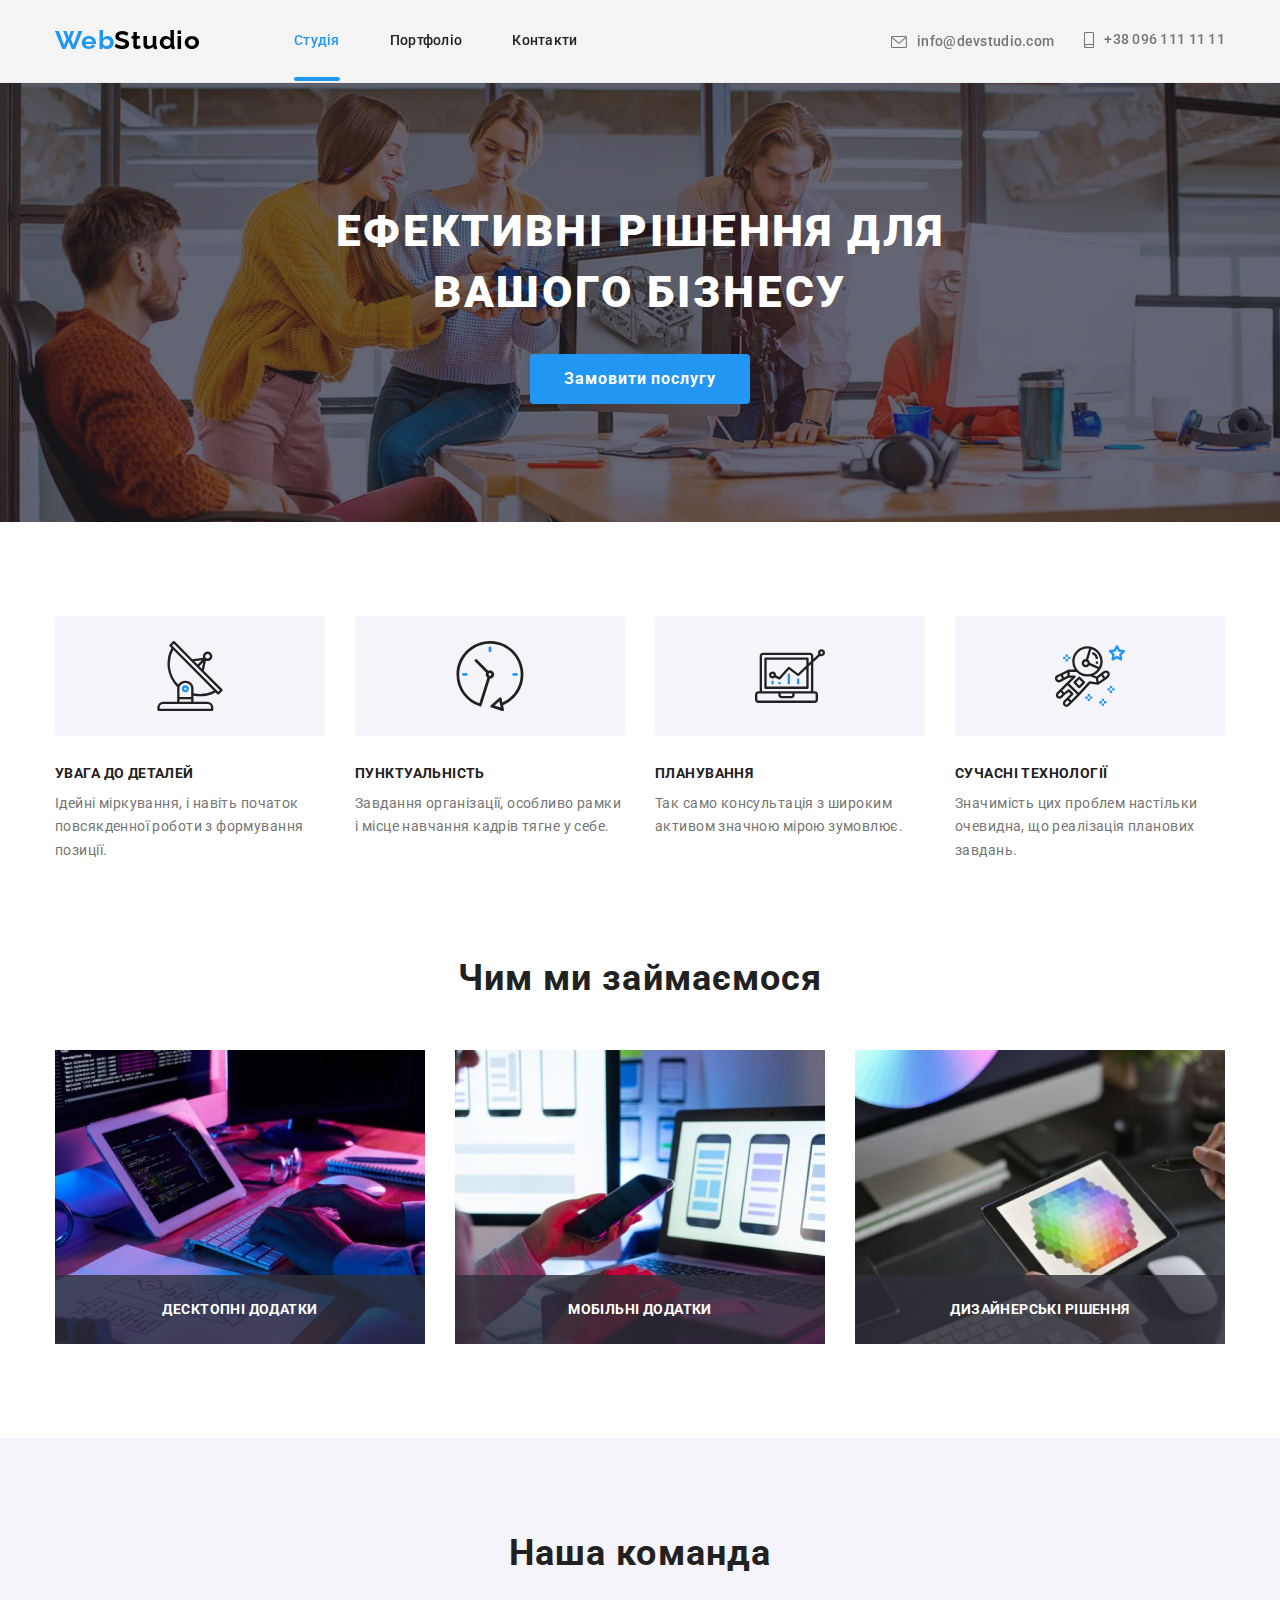
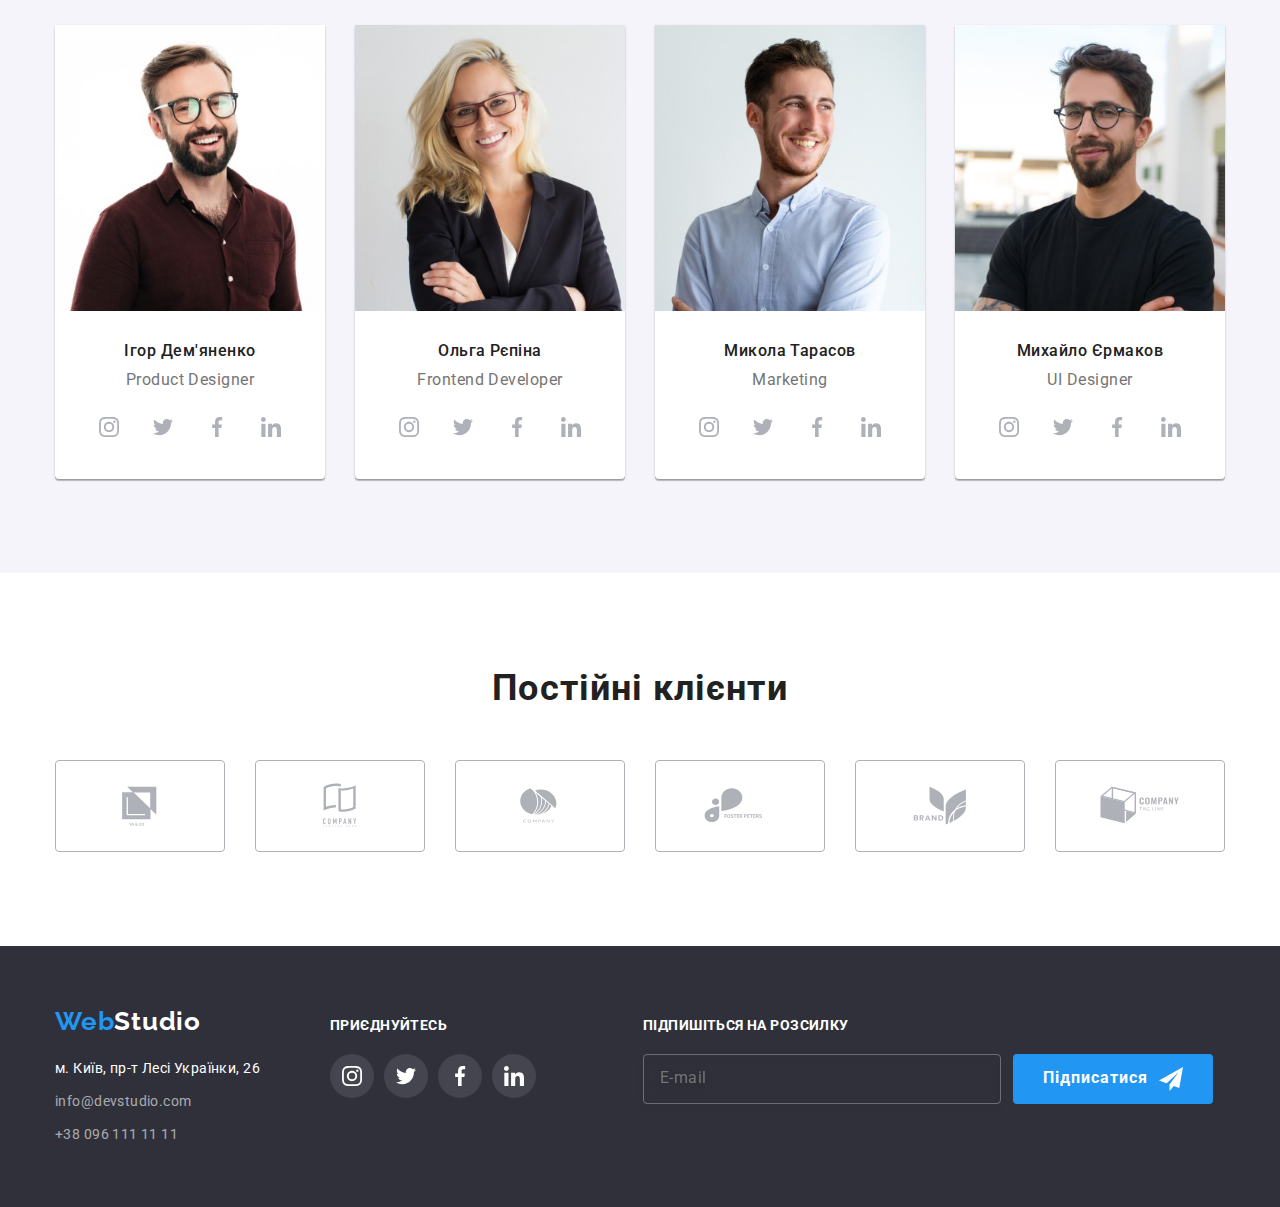
<file: index.html>
<!DOCTYPE html>
<html lang="uk">
  <head>
    <meta charset="UTF-8" />
    <meta http-equiv="X-UA-Compatible" content="IE=edge" />
    <meta name="viewport" content="width=device-width, initial-scale=1" />
    <title>Головна</title>
    <link rel="preconnect" href="https://fonts.googleapis.com" />
    <link rel="preconnect" href="https://fonts.gstatic.com" crossorigin />
    <link
      href="https://fonts.googleapis.com/css2?family=Raleway:wght@700&family=Roboto:wght@400;500;700;900&display=swap"
      rel="stylesheet"
    />
    <link
      rel="stylesheet"
      href="https://cdnjs.cloudflare.com/ajax/libs/modern-normalize/1.1.0/modern-normalize.min.css"
    />
    <link
      rel="stylesheet"
      href="https://cdnjs.cloudflare.com/ajax/libs/animate.css/4.1.1/animate.min.css"
    />
    <link rel="stylesheet" href="./css/main.min.css" />
    <link rel="stylesheet" href="./css/styles.css" />
  </head>
  <body class="body" data-page>
    <!--Верхня лінія-->
    <header class="header header--no-transparency" data-header>
      <div class="container header__container">
        <a class="logo" href="index.html"> <span class="logo__accent">Web</span>Studio </a>
        <button class="menu-btn" type="button" data-menu-open>
          <svg width="40" height="40">
            <use href="./images/icons.svg#icon-menu_40px"></use>
          </svg>
        </button>

        <nav class="nav">
          <ul class="nav__list">
            <li>
              <a class="nav__link nav__link--current" href="./index.html">Студія</a>
            </li>
            <li><a class="nav__link" href="./portfolio.html">Портфоліо</a></li>
            <li><a class="nav__link" href="">Контакти</a></li>
          </ul>
        </nav>
        <ul class="nav__list-contact">
          <li class="nav__item-mail">
            <a class="nav__link-mail" href="mailto:info@devstudio.com">
              <svg class="nav__icon-mail" width="14px" height="10px">
                <use href="./images/icons.svg#envelope"></use>
              </svg>
              info@devstudio.com
            </a>
          </li>
          <li class="nav__item-tel">
            <a class="nav__link-tel" href="tel:+380961111111">
              <svg class="nav__icon-tel" width="10px" height="14px">
                <use href="./images/icons.svg#smartphone"></use>
              </svg>
              +38 096 111 11 11
            </a>
          </li>
        </ul>
      </div>
    </header>

    <main>
      <!--Секція герой-->
      <section class="hero">
        <div class="container">
          <h1 class="hero__title animate__animated animate__fadeInDown">
            Ефективні рішення для вашого бізнесу
          </h1>
          <button
            class="hero__button hero__btn animate__animated animate__pulse animate__slower"
            type="button"
            data-modal-open
          >
            Замовити послугу
          </button>
        </div>
      </section>
      <!--Особливості-->
      <section class="about section">
        <div class="container">
          <h2 class="about__caption visually-hidden">--Особливості--</h2>
          <ul class="about__list">
            <li class="about__item">
              <div class="about__icon-antenna">
                <svg class="about__icon">
                  <use href="./images/icons.svg#antenna"></use>
                </svg>
              </div>
              <h3 class="about__title">УВАГА ДО ДЕТАЛЕЙ</h3>
              <p class="about__subtitle">
                Ідейні міркування, і навіть початок повсякденної роботи з формування позиції.
              </p>
            </li>
            <li class="about__item">
              <div class="about__icon-clock">
                <svg class="about__icon">
                  <use href="./images/icons.svg#clock"></use>
                </svg>
              </div>
              <h3 class="about__title">ПУНКТУАЛЬНІСТЬ</h3>
              <p class="about__subtitle">
                Завдання організації, особливо рамки і місце навчання кадрів тягне у себе.
              </p>
            </li>
            <li class="about__item">
              <div class="about__icon-diagram">
                <svg class="about__icon">
                  <use href="./images/icons.svg#diagram"></use>
                </svg>
              </div>
              <h3 class="about__title">ПЛАНУВАННЯ</h3>
              <p class="about__subtitle">
                Так само консультація з широким активом значною мірою зумовлює.
              </p>
            </li>
            <li class="about__item">
              <div class="about__icon-astronaut">
                <svg class="about__icon">
                  <use href="./images/icons.svg#astronaut"></use>
                </svg>
              </div>
              <h3 class="about__title">СУЧАСНІ ТЕХНОЛОГІЇ</h3>
              <p class="about__subtitle">
                Значимість цих проблем настільки очевидна, що реалізація планових завдань.
              </p>
            </li>
          </ul>
        </div>
      </section>
      <!--Чим займаються-->
      <section class="work section">
        <div class="container">
          <h2 class="work__title">Чим ми займаємося</h2>
          <ul class="work__list">
            <li class="work__item">
              <img
                class="work__img"
                srcset="
                  ./images/section_work/work1@1x_lg.jpg 1x,
                  ./images/section_work/work1@2x_lg.jpg 2x
                "
                src="./images/section_work/work1@1x_lg.jpg"
                alt="IPad на столі з клавіатурою и документами"
                height="294"
                width="370"
              />
              <div class="work__text-card">
                <h3 class="work__text">Десктопні додатки</h3>
              </div>
            </li>
            <li class="work__item">
              <img
                class="work__img"
                srcset="
                  ./images/section_work/work2@1x_lg.jpg 1x,
                  ./images/section_work/work2@2x_lg.jpg 2x
                "
                src="./images/section_work/work2@1x_lg.jpg"
                alt="відкритий ноутбук рука с заблокованим смартфон телевізор на фоні"
                height="294"
                width="370"
              />
              <div class="work__text-card">
                <h3 class="work__text">Мобільні додатки</h3>
              </div>
            </li>
            <li class="work__item">
              <img
                class="work__img"
                srcset="
                  ./images/section_work/work3@1x_lg.jpg 1x,
                  ./images/section_work/work3@2x_lg.jpg 2x
                "
                src="./images/section_work/work3@1x_lg.jpg"
                alt="планшет відкритий на виборі кольору"
                height="294"
                width="370"
              />
              <div class="work__text-card">
                <h3 class="work__text">Дизайнерські рішення</h3>
              </div>
            </li>
          </ul>
        </div>
      </section>
      <!--Команда-->
      <section class="team section">
        <div class="container">
          <h2 class="team__caption">Наша команда</h2>
          <ul class="team__list">
            <li class="team__item">
              <img
                class="team__img"
                srcset="
                  ./images/our_team/img_team1-354.jpg 354w,
                  ./images/our_team/img_team1-450.jpg 450w,
                  ./images/our_team/img_team1-540.jpg 540w,
                  ./images/our_team/img_team1-708.jpg 708w,
                  ./images/our_team/img_team1-810.jpg 810w,
                  ./images/our_team/img_team1-900.jpg 900w
                "
                sizes="(min-width: 1200px) 270px, (min-width: 768px) 354px, 100vw"
                src="./images/our_team/img_team1-354.jpg"
                alt="Чоловік"
                height="460"
                width="450"
              />
              <div class="team__card">
                <h3 class="team__item-title">Ігор Дем'яненко</h3>
                <p class="team__item-text" lang="en">Product Designer</p>
                <ul class="social__list">
                  <li class="social__item">
                    <a
                      class="social__link"
                      href=""
                      target="_blank"
                      rel="noopener noreferrer"
                      aria-label="instagram"
                    >
                      <svg class="social__icon" width="20" height="20">
                        <use href="./images/icons.svg#instagram"></use>
                      </svg>
                    </a>
                  </li>
                  <li class="social__item">
                    <a
                      class="social__link"
                      href=""
                      target="_blank"
                      rel="noopener noreferrer"
                      aria-label="twitter"
                    >
                      <svg class="social__icon" width="20" height="20">
                        <use href="./images/icons.svg#twitter"></use>
                      </svg>
                    </a>
                  </li>
                  <li class="social__item">
                    <a
                      class="social__link"
                      href=""
                      target="_blank"
                      rel="noopener noreferrer"
                      aria-label="facebook"
                    >
                      <svg class="social__icon" width="20" height="20">
                        <use href="./images/icons.svg#facebook"></use>
                      </svg>
                    </a>
                  </li>
                  <li class="social__item">
                    <a
                      class="social__link"
                      href=""
                      target="_blank"
                      rel="noopener noreferrer"
                      aria-label="linkedin"
                    >
                      <svg class="social__icon" width="20" height="20">
                        <use href="./images/icons.svg#linkedin"></use>
                      </svg>
                    </a>
                  </li>
                </ul>
              </div>
            </li>
            <li class="team__item">
              <img
                class="team__img"
                srcset="
                  ./images/our_team/img_team2-354.jpg 354w,
                  ./images/our_team/img_team2-450.jpg 450w,
                  ./images/our_team/img_team2-540.jpg 540w,
                  ./images/our_team/img_team2-708.jpg 708w,
                  ./images/our_team/img_team2-810.jpg 810w,
                  ./images/our_team/img_team2-900.jpg 900w
                "
                sizes="(min-width: 1200px) 270px, (min-width: 768px) 354px, 100vw"
                src="./images/our_team/img_team2-354.jpg"
                alt="Жінка"
                height="460"
                width="450"
              />
              <div class="team__card">
                <h3 class="team__item-title">Ольга Рєпіна</h3>
                <p class="team__item-text" lang="en">Frontend Developer</p>
                <ul class="social__list">
                  <li class="social__item">
                    <a
                      class="social__link"
                      href=""
                      target="_blank"
                      rel="noopener noreferrer"
                      aria-label="instagram"
                    >
                      <svg class="social__icon" width="20" height="20">
                        <use href="./images/icons.svg#instagram"></use>
                      </svg>
                    </a>
                  </li>
                  <li class="social__item">
                    <a
                      class="social__link"
                      href=""
                      target="_blank"
                      rel="noopener noreferrer"
                      aria-label="twitter"
                    >
                      <svg class="social__icon" width="20" height="20">
                        <use href="./images/icons.svg#twitter"></use>
                      </svg>
                    </a>
                  </li>
                  <li class="social__item">
                    <a
                      class="social__link"
                      href=""
                      target="_blank"
                      rel="noopener noreferrer"
                      aria-label="facebook"
                    >
                      <svg class="social__icon" width="20" height="20">
                        <use href="./images/icons.svg#facebook"></use>
                      </svg>
                    </a>
                  </li>
                  <li class="social__item">
                    <a
                      class="social__link"
                      href=""
                      target="_blank"
                      rel="noopener noreferrer"
                      aria-label="linkedin"
                    >
                      <svg class="social__icon" width="20" height="20">
                        <use href="./images/icons.svg#linkedin"></use>
                      </svg>
                    </a>
                  </li>
                </ul>
              </div>
            </li>
            <li class="team__item">
              <img
                class="team__img"
                srcset="
                  ./images/our_team/img_team3-354.jpg 354w,
                  ./images/our_team/img_team3-450.jpg 450w,
                  ./images/our_team/img_team3-540.jpg 540w,
                  ./images/our_team/img_team3-708.jpg 708w,
                  ./images/our_team/img_team3-810.jpg 810w,
                  ./images/our_team/img_team3-900.jpg 900w
                "
                sizes="(min-width: 1200px) 270px, (min-width: 768px) 354px, 100vw"
                src="./images/our_team/img_team3-354.jpg"
                alt="Чоловік"
                height="460"
                width="450"
              />
              <div class="team__card">
                <h3 class="team__item-title">Микола Тарасов</h3>
                <p class="team__item-text" lang="en">Marketing</p>
                <ul class="social__list">
                  <li class="social__item">
                    <a
                      class="social__link"
                      href=""
                      target="_blank"
                      rel="noopener noreferrer"
                      aria-label="instagram"
                    >
                      <svg class="social__icon" width="20" height="20">
                        <use href="./images/icons.svg#instagram"></use>
                      </svg>
                    </a>
                  </li>
                  <li class="social__item">
                    <a
                      class="social__link"
                      href=""
                      target="_blank"
                      rel="noopener noreferrer"
                      aria-label="twitter"
                    >
                      <svg class="social__icon" width="20" height="20">
                        <use href="./images/icons.svg#twitter"></use>
                      </svg>
                    </a>
                  </li>
                  <li class="social__item">
                    <a
                      class="social__link"
                      href=""
                      target="_blank"
                      rel="noopener noreferrer"
                      aria-label="facebook"
                    >
                      <svg class="social__icon" width="20" height="20">
                        <use href="./images/icons.svg#facebook"></use>
                      </svg>
                    </a>
                  </li>
                  <li class="social__item">
                    <a
                      class="social__link"
                      href=""
                      target="_blank"
                      rel="noopener noreferrer"
                      aria-label="linkedin"
                    >
                      <svg class="social__icon" width="20" height="20">
                        <use href="./images/icons.svg#linkedin"></use>
                      </svg>
                    </a>
                  </li>
                </ul>
              </div>
            </li>
            <li class="team__item">
              <img
                class="team__img"
                srcset="
                  ./images/our_team/img_team4-354.jpg 354w,
                  ./images/our_team/img_team4-450.jpg 450w,
                  ./images/our_team/img_team4-540.jpg 540w,
                  ./images/our_team/img_team4-708.jpg 708w,
                  ./images/our_team/img_team4-810.jpg 810w,
                  ./images/our_team/img_team4-900.jpg 900w
                "
                sizes="(min-width: 1200px) 270px, (min-width: 768px) 354px, 100vw"
                src="./images/our_team/img_team4-354.jpg"
                alt="Чоловік"
                height="460"
                width="450"
              />
              <div class="team__card">
                <h3 class="team__item-title">Михайло Єрмаков</h3>
                <p class="team__item-text" lang="en">UI Designer</p>
                <ul class="social__list">
                  <li class="social__item">
                    <a
                      class="social__link"
                      href=""
                      target="_blank"
                      rel="noopener noreferrer"
                      aria-label="instagram"
                    >
                      <svg class="social__icon" width="20" height="20">
                        <use href="./images/icons.svg#instagram"></use>
                      </svg>
                    </a>
                  </li>
                  <li class="social__item">
                    <a
                      class="social__link"
                      href=""
                      target="_blank"
                      rel="noopener noreferrer"
                      aria-label="twitter"
                    >
                      <svg class="social__icon" width="20" height="20">
                        <use href="./images/icons.svg#twitter"></use>
                      </svg>
                    </a>
                  </li>
                  <li class="social__item">
                    <a
                      class="social__link"
                      href=""
                      target="_blank"
                      rel="noopener noreferrer"
                      aria-label="facebook"
                    >
                      <svg class="social__icon" width="20" height="20">
                        <use href="./images/icons.svg#facebook"></use>
                      </svg>
                    </a>
                  </li>
                  <li class="social__item">
                    <a
                      class="social__link"
                      href=""
                      target="_blank"
                      rel="noopener noreferrer"
                      aria-label="linkedin"
                    >
                      <svg class="social__icon" width="20" height="20">
                        <use href="./images/icons.svg#linkedin"></use>
                      </svg>
                    </a>
                  </li>
                </ul>
              </div>
            </li>
          </ul>
        </div>
      </section>
      <!-- секція клієнти -->
      <section class="client section">
        <div class="container">
          <h2 class="client__title">Постійні клієнти</h2>
          <div class="client__group">
            <ul class="clients__list">
              <li class="clients__item">
                <a class="clients__link" href="" target="_blank" rel="noopener noreferrer">
                  <svg class="client__icon" width="106" height="60">
                    <use href="./images/icons.svg#Logo-1"></use>
                  </svg>
                </a>
              </li>
              <li class="clients__item">
                <a class="clients__link" href="" target="_blank" rel="noopener noreferrer">
                  <svg class="client__icon" width="106" height="60">
                    <use href="./images/icons.svg#Logo-2"></use>
                  </svg>
                </a>
              </li>
              <li class="clients__item">
                <a class="clients__link" href="" target="_blank" rel="noopener noreferrer">
                  <svg class="client__icon" width="106" height="60">
                    <use href="./images/icons.svg#Logo-3"></use>
                  </svg>
                </a>
              </li>
              <li class="clients__item">
                <a class="clients__link" href="" target="_blank" rel="noopener noreferrer">
                  <svg class="client__icon" width="106" height="60">
                    <use href="./images/icons.svg#Logo-4"></use>
                  </svg>
                </a>
              </li>
              <li class="clients__item">
                <a class="clients__link" href="" target="_blank" rel="noopener noreferrer">
                  <svg class="client__icon" width="106" height="60">
                    <use href="./images/icons.svg#Logo-5"></use>
                  </svg>
                </a>
              </li>
              <li class="clients__item">
                <a class="clients__link" href="" target="_blank" rel="noopener noreferrer">
                  <svg class="client__icon" width="106" height="60">
                    <use href="./images/icons.svg#Logo-6"></use>
                  </svg>
                </a>
              </li>
            </ul>
          </div>
        </div>
      </section>
    </main>

    <!--Футер-->
    <footer class="section__footer">
      <div class="container footer">
        <div class="address">
          <a class="logo section__logo" href="index.html"
            ><span class="logo__accent">Web</span>Studio</a
          >
          <address class="section__address">
            <ul class="section__list">
              <li class="section__item">
                <a
                  class="section__link-address"
                  href="https://www.google.com/maps/place/%D0%B1%D1%83%D0%BB.+%D0%9B%D0%B5%D1%81%D0%B8+%D0%A3%D0%BA%D1%80%D0%B0%D0%B8%D0%BD%D0%BA%D0%B8,+26,+%D0%9A%D0%B8%D0%B5%D0%B2,+02000/@50.4265139,30.5383131,20z/data=!4m5!3m4!1s0x40d4cf0e033ecbe9:0x57a4dffefec77da0!8m2!3d50.4265807!4d30.5383858"
                  target="_blank"
                  rel="noreferrer noopener"
                  >м. Київ, пр-т Лесі Українки, 26</a
                >
              </li>
              <li class="section__item">
                <a class="section__link-mail" href="mailto:info@devstudio.com"
                  >info@devstudio.com</a
                >
              </li>
              <li class="section__item">
                <a class="section__link-tel" href="tel:+380961111111">+38 096 111 11 11</a>
              </li>
            </ul>
          </address>
        </div>
        <div class="social">
          <h2 class="social__title">приєднуйтесь</h2>
          <ul class="social__list">
            <li class="social__item">
              <a
                class="social__link footer-link"
                href=""
                target="_blank"
                rel="noopener noreferrer"
                aria-label="instagram"
              >
                <svg class="social__icon" width="20" height="20">
                  <use href="./images/icons.svg#instagram"></use>
                </svg>
              </a>
            </li>
            <li class="social__item">
              <a
                class="social__link footer-link"
                href=""
                target="_blank"
                rel="noopener noreferrer"
                aria-label="twitter"
              >
                <svg class="social__icon" width="20" height="20">
                  <use href="./images/icons.svg#twitter"></use>
                </svg>
              </a>
            </li>
            <li class="social__item">
              <a
                class="social__link footer-link"
                href=""
                target="_blank"
                rel="noopener noreferrer"
                aria-label="facebook"
              >
                <svg class="social__icon" width="20" height="20">
                  <use href="./images/icons.svg#facebook"></use>
                </svg>
              </a>
            </li>
            <li class="social__item">
              <a
                class="social__link footer-link"
                href=""
                target="_blank"
                rel="noopener noreferrer"
                aria-label="linkedin"
              >
                <svg class="social__icon" width="20" height="20">
                  <use href="./images/icons.svg#linkedin"></use>
                </svg>
              </a>
            </li>
          </ul>
        </div>
        <div class="subscribe">
          <p class="subscribe__text">Підпишіться на розсилку</p>
          <form class="form" name="footer-form">
            <input class="form__email" name="user-mail" type="email" placeholder="E-mail" />
            <button
              class="form__btn animate__animated animate__pulse animate__slower"
              type="submit"
            >
              Підписатися
              <svg class="form__btn-icon" width="24" height="24">
                <use class="btn__icon" href="./images/icons.svg#icon-icon-send"></use>
              </svg>
            </button>
          </form>
        </div>
      </div>
    </footer>

    <!-- Модальне вікно -->
    <div class="backdrop is-hidden" data-modal>
      <div class="modal">
        <button class="modal-btn" type="button" data-modal-close>
          <svg class="modal-btn-icon" width="20" height="20">
            <use href="./images/icons.svg#close"></use>
          </svg>
        </button>

        <h2 class="modal-form-title">Залиште свої дані, ми вам передзвонимо</h2>
        <form class="modal-forms" autocomplete="off">
          <div class="modal-forms-groups">
            <label class="modal-form-group" for="name">
              <span class="modal-form-label">Ім'я</span>
              <input class="modal-form-input" type="text" name="name" id="name" />
              <svg class="modal-form-icon">
                <use href="./images/icons.svg#icon-person"></use>
              </svg>
            </label>

            <label class="modal-form-group" for="tel">
              <span class="modal-form-label">Телефон</span>
              <input class="modal-form-input" type="tel" name="tel" id="tel" />
              <svg class="modal-form-icon">
                <use href="./images/icons.svg#icon-phone"></use>
              </svg>
            </label>

            <label class="modal-form-group" for="email">
              <span class="modal-form-label">Пошта</span>
              <input class="modal-form-input" type="email" name="email" id="email" />
              <svg class="modal-form-icon">
                <use href="./images/icons.svg#icon-email"></use>
              </svg>
            </label>

            <label class="modal-form-group">
              <span class="modal-form-label">Коментар</span>
              <textarea
                class="modal-form-textarea"
                name="comment"
                id="comment"
                rows="7"
                placeholder="Введіть текст"
              ></textarea>
            </label>
          </div>
          <label class="modal-checkbox">
            <input class="modal-form-checkbox visually-hidden" type="checkbox" name="check" />
            <svg class="form-checkbox-icon" width="20" height="20">
              <!-- <use
                  class="form-checkbox-icon-uncheck"
                  href="./images/icons.svg#icon-uncheck"
                ></use> -->
              <use class="form-checkbox-icon-check" href="./images/icons.svg#icon-check"></use>
            </svg>
            <span class="modal-checkbox-label">
              Погоджуюся з розсилкою та приймаю
              <a class="modal-form-link" href="">Умови договору</a>
            </span>
          </label>

          <button class="modal-form-btn" type="submit">Відправити</button>
        </form>
      </div>
    </div>

    <!-- Мобільне меню -->
    <div class="menu-overlay" data-menu>
      <div class="menu-container">
        <button class="menu-btn menu-btn-close" type="button" data-menu-close>
          <svg width="40" height="40">
            <use href="./images/icons.svg#icon-close_40px"></use>
          </svg>
        </button>
        <ul class="mobile-list mobile-list-menu">
          <li class="mobile-item">
            <a class="mobile_link mobile_link--current" href="./index.html">Студія</a>
          </li>
          <li class="mobile-item"><a class="mobile_link" href="./portfolio.html">Портфоліо</a></li>
          <li class="mobile-item"><a class="mobile_link" href="./">Контакти</a></li>
        </ul>
        <ul class="mobile-list">
          <li class="mobile-item">
            <a class="mobile_link-contact mobile_link-tel" href="tel:+380961111111"
              >+38 096 111 11 11</a
            >
          </li>
          <li class="mobile-item">
            <a class="mobile_link-contact mobile_link-email" href="mailto:info@devstudio.com"
              >info@devstudio.com</a
            >
          </li>
        </ul>
        <ul class="mobile-list mobile-list-social">
          <li class="mobile-item-social"><a class="mobile_link-social" href="./">Instagram</a></li>
          <li class="mobile-item-social"><a class="mobile_link-social" href="./">Twitter</a></li>
          <li class="mobile-item-social"><a class="mobile_link-social" href="./">Facebook</a></li>
          <li class="mobile-item-social"><a class="mobile_link-social" href="./">Linkedin</a></li>
        </ul>
      </div>
    </div>
    <!-- Підключення скриптів -->
    <script src="./js/modal.js"></script>

    <script src="./js/header-scroll.js"></script>

    <script src="./js/menu.js"></script>
  </body>
</html>
</file>
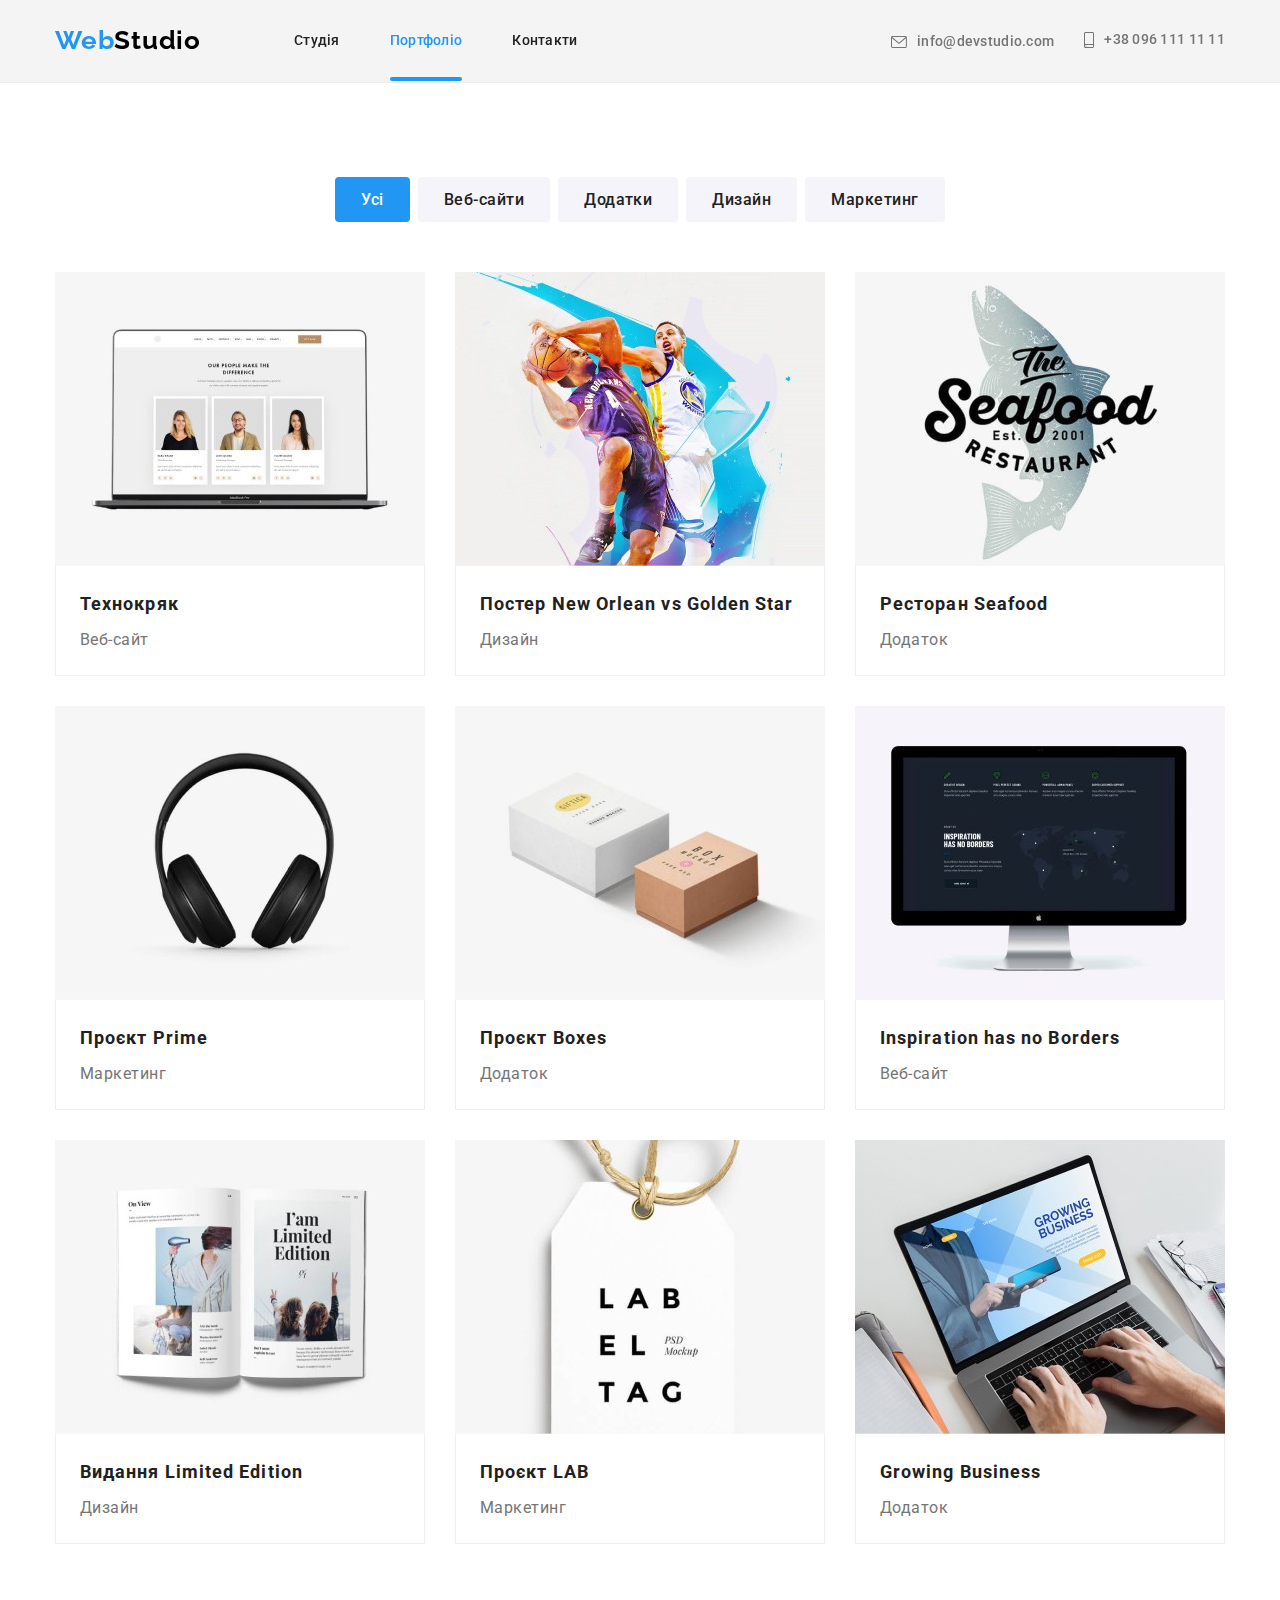
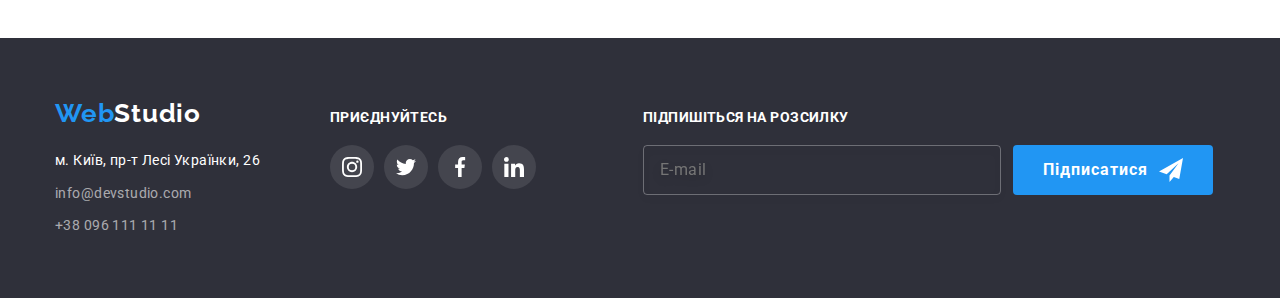
<file: portfolio.html>
<!DOCTYPE html>
<html lang="ru">
  <head>
    <meta charset="UTF-8" />
    <meta http-equiv="X-UA-Compatible" content="IE=edge" />
    <meta name="viewport" content="width=device-width, initial-scale=1" />
    <title>Портфоліо</title>
    <link rel="preconnect" href="https://fonts.googleapis.com" />
    <link rel="preconnect" href="https://fonts.gstatic.com" crossorigin />
    <link
      href="https://fonts.googleapis.com/css2?family=Raleway:wght@700&family=Roboto:wght@400;500;700;900&display=swap"
      rel="stylesheet"
    />
    <link
      rel="stylesheet"
      href="https://cdnjs.cloudflare.com/ajax/libs/modern-normalize/1.1.0/modern-normalize.min.css"
    />
    <link
      rel="stylesheet"
      href="https://cdnjs.cloudflare.com/ajax/libs/animate.css/4.1.1/animate.min.css"
    />
    <link rel="stylesheet" href="./css/main.min.css" />
    <link rel="stylesheet" href="./css/styles.css" />
  </head>

  <body class="body">
    <!-- Верхня лінія -->
    <header class="header header--no-transparency" data-header>
      <div class="container header__container">
        <a class="logo" href="index.html"> <span class="logo__accent">Web</span>Studio </a>
        <button class="menu-btn" type="button" data-menu-open>
          <svg width="40" height="40">
            <use href="./images/icons.svg#icon-menu_40px"></use>
          </svg>
        </button>

        <nav class="nav">
          <ul class="nav__list">
            <li>
              <a class="nav__link" href="./index.html">Студія</a>
            </li>
            <li><a class="nav__link nav__link--current" href="./portfolio.html">Портфоліо</a></li>
            <li><a class="nav__link" href="">Контакти</a></li>
          </ul>
        </nav>
        <ul class="nav__list-contact">
          <li class="nav__item-mail">
            <a class="nav__link-mail" href="mailto:info@devstudio.com">
              <svg class="nav__icon-mail" width="16px" height="12px">
                <use href="./images/icons.svg#envelope"></use>
              </svg>
              info@devstudio.com
            </a>
          </li>
          <li class="nav__item-tel">
            <a class="nav__link-tel" href="tel:+380961111111">
              <svg class="nav__icon-tel" width="10px" height="16px">
                <use href="./images/icons.svg#smartphone"></use>
              </svg>
              +38 096 111 11 11
            </a>
          </li>
        </ul>
      </div>
    </header>
    <!-- унікальний контент, портфоліо -->
    <main class="portfolio">
      <section class="portfolio-section section">
        <div class="container">
          <h1 class="visually-hidden">Приклади робіт</h1>
          <ul class="portfolio-list">
            <li><button type="button" class="portfolio-filter btn-filter current">Усі</button></li>
            <li><button type="button" class="portfolio-filter">Веб-сайти</button></li>
            <li><button type="button" class="portfolio-filter">Додатки</button></li>
            <li><button type="button" class="portfolio-filter">Дизайн</button></li>
            <li><button type="button" class="portfolio-filter">Маркетинг</button></li>
          </ul>
          <ul class="portfolio-cards-list">
            <li class="cards-list">
              <a class="link-card" href="">
                <div class="overlay-cards">
                  <img
                    class="portfolio-cards-img"
                    srcset="
                      ./images/portfolio/portfolio1-354.jpg 354w,
                      ./images/portfolio/portfolio1-370.jpg 370w,
                      ./images/portfolio/portfolio1-450.jpg 450w,
                      ./images/portfolio/portfolio1-708.jpg 708w,
                      ./images/portfolio/portfolio1-740.jpg 740w,
                      ./images/portfolio/portfolio1-900.jpg 900w
                    "
                    sizes="(min-width: 1200px) 370px, (min-width: 768px) 354px, 100vw"
                    src="./images/portfolio/portfolio1-354.jpg"
                    alt="ноутбук"
                    height="294"
                    width="450"
                  />
                  <div class="overlay-work">
                    <p class="overlay-text">
                      Ресурс пропонує комплексні пропозиції з різним рівнем функціоналу та сервісів.
                      Все це дозволить відвідувачу отримати вичерпні відомості про компанію чи
                      приватну особу.
                    </p>
                  </div>
                </div>
                <div class="cards-border">
                  <h2 class="portfolio-cards-title">Технокряк</h2>
                  <p class="portfolio-cards-text">Веб-сайт</p>
                </div>
              </a>
            </li>
            <li class="cards-list">
              <a class="link-card" href="">
                <div class="overlay-cards">
                  <img
                    class="portfolio-cards-img"
                    srcset="
                      ./images/portfolio/portfolio2-354.jpg 354w,
                      ./images/portfolio/portfolio2-370.jpg 370w,
                      ./images/portfolio/portfolio2-450.jpg 450w,
                      ./images/portfolio/portfolio2-708.jpg 708w,
                      ./images/portfolio/portfolio2-740.jpg 740w,
                      ./images/portfolio/portfolio2-900.jpg 900w
                    "
                    sizes="(min-width: 1200px) 370px, (min-width: 768px) 354px, 100vw"
                    src="./images/portfolio/portfolio2-354.jpg"
                    alt="двоє чоловіків"
                    height="294"
                    width="450"
                  />
                  <div class="overlay-work">
                    <p class="overlay-text">
                      Ресурс пропонує комплексні пропозиції з різним рівнем функціоналу та сервісів.
                      Все це дозволить відвідувачу отримати вичерпні відомості про компанію чи
                      приватну особу.
                    </p>
                  </div>
                </div>
                <div class="cards-border">
                  <h2 class="portfolio-cards-title">Постер New Orlean vs Golden Star</h2>
                  <p class="portfolio-cards-text">Дизайн</p>
                </div>
              </a>
            </li>
            <li class="cards-list">
              <a class="link-card" href="">
                <div class="overlay-cards">
                  <img
                    class="portfolio-cards-img"
                    srcset="
                      ./images/portfolio/portfolio3-354.jpg 354w,
                      ./images/portfolio/portfolio3-370.jpg 370w,
                      ./images/portfolio/portfolio3-450.jpg 450w,
                      ./images/portfolio/portfolio3-708.jpg 708w,
                      ./images/portfolio/portfolio3-740.jpg 740w,
                      ./images/portfolio/portfolio3-900.jpg 900w
                    "
                    sizes="(min-width: 1200px) 370px, (min-width: 768px) 354px, 100vw"
                    src="./images/portfolio/portfolio3-354.jpg"
                    alt="риба"
                    height="294"
                    width="450"
                  />
                  <div class="overlay-work">
                    <p class="overlay-text">
                      Ресурс пропонує комплексні пропозиції з різним рівнем функціоналу та сервісів.
                      Все це дозволить відвідувачу отримати вичерпні відомості про компанію чи
                      приватну особу.
                    </p>
                  </div>
                </div>
                <div class="cards-border">
                  <h2 class="portfolio-cards-title">Ресторан Seafood</h2>
                  <p class="portfolio-cards-text">Додаток</p>
                </div>
              </a>
            </li>
            <li class="cards-list">
              <a class="link-card" href="">
                <div class="overlay-cards">
                  <img
                    class="portfolio-cards-img"
                    srcset="
                      ./images/portfolio/portfolio4-354.jpg 354w,
                      ./images/portfolio/portfolio4-370.jpg 370w,
                      ./images/portfolio/portfolio4-450.jpg 450w,
                      ./images/portfolio/portfolio4-708.jpg 708w,
                      ./images/portfolio/portfolio4-740.jpg 740w,
                      ./images/portfolio/portfolio4-900.jpg 900w
                    "
                    sizes="(min-width: 1200px) 370px, (min-width: 768px) 354px, 100vw"
                    src="./images/portfolio/portfolio4-354.jpg"
                    alt="навушники"
                    height="294"
                    width="450"
                  />
                  <div class="overlay-work">
                    <p class="overlay-text">
                      Ресурс пропонує комплексні пропозиції з різним рівнем функціоналу та сервісів.
                      Все це дозволить відвідувачу отримати вичерпні відомості про компанію чи
                      приватну особу.
                    </p>
                  </div>
                </div>
                <div class="cards-border">
                  <h2 class="portfolio-cards-title">Проєкт Prime</h2>
                  <p class="portfolio-cards-text">Маркетинг</p>
                </div>
              </a>
            </li>
            <li class="cards-list">
              <a class="link-card" href="">
                <div class="overlay-cards">
                  <img
                    class="portfolio-cards-img"
                    srcset="
                      ./images/portfolio/portfolio5-354.jpg 354w,
                      ./images/portfolio/portfolio5-370.jpg 370w,
                      ./images/portfolio/portfolio5-450.jpg 450w,
                      ./images/portfolio/portfolio5-708.jpg 708w,
                      ./images/portfolio/portfolio5-740.jpg 740w,
                      ./images/portfolio/portfolio5-900.jpg 900w
                    "
                    sizes="(min-width: 1200px) 370px, (min-width: 768px) 354px, 100vw"
                    src="./images/portfolio/portfolio5-354.jpg"
                    alt="дві коробки"
                    height="294"
                    width="450"
                  />
                  <div class="overlay-work">
                    <p class="overlay-text">
                      Ресурс пропонує комплексні пропозиції з різним рівнем функціоналу та сервісів.
                      Все це дозволить відвідувачу отримати вичерпні відомості про компанію чи
                      приватну особу.
                    </p>
                  </div>
                </div>
                <div class="cards-border">
                  <h2 class="portfolio-cards-title">Проєкт Boxes</h2>
                  <p class="portfolio-cards-text">Додаток</p>
                </div>
              </a>
            </li>
            <li class="cards-list">
              <a class="link-card" href="">
                <div class="overlay-cards">
                  <img
                    class="portfolio-cards-img"
                    srcset="
                      ./images/portfolio/portfolio6-354.jpg 354w,
                      ./images/portfolio/portfolio6-370.jpg 370w,
                      ./images/portfolio/portfolio6-450.jpg 450w,
                      ./images/portfolio/portfolio6-708.jpg 708w,
                      ./images/portfolio/portfolio6-740.jpg 740w,
                      ./images/portfolio/portfolio6-900.jpg 900w
                    "
                    sizes="(min-width: 1200px) 370px, (min-width: 768px) 354px, 100vw"
                    src="./images/portfolio/portfolio6-354.jpg"
                    alt="моноблок"
                    height="294"
                    width="450"
                  />
                  <div class="overlay-work">
                    <p class="overlay-text">
                      Ресурс пропонує комплексні пропозиції з різним рівнем функціоналу та сервісів.
                      Все це дозволить відвідувачу отримати вичерпні відомості про компанію чи
                      приватну особу.
                    </p>
                  </div>
                </div>
                <div class="cards-border">
                  <h2 class="portfolio-cards-title">Inspiration has no Borders</h2>
                  <p class="portfolio-cards-text">Веб-сайт</p>
                </div>
              </a>
            </li>
            <li class="cards-list">
              <a class="link-card" href="">
                <div class="overlay-cards">
                  <img
                    class="portfolio-cards-img"
                    srcset="
                      ./images/portfolio/portfolio7-354.jpg 354w,
                      ./images/portfolio/portfolio7-370.jpg 370w,
                      ./images/portfolio/portfolio7-450.jpg 450w,
                      ./images/portfolio/portfolio7-708.jpg 708w,
                      ./images/portfolio/portfolio7-740.jpg 740w,
                      ./images/portfolio/portfolio7-900.jpg 900w
                    "
                    sizes="(min-width: 1200px) 370px, (min-width: 768px) 354px, 100vw"
                    src="./images/portfolio/portfolio7-354.jpg"
                    alt="книга"
                    height="294"
                    width="450"
                  />
                  <div class="overlay-work">
                    <p class="overlay-text">
                      Ресурс пропонує комплексні пропозиції з різним рівнем функціоналу та сервісів.
                      Все це дозволить відвідувачу отримати вичерпні відомості про компанію чи
                      приватну особу.
                    </p>
                  </div>
                </div>
                <div class="cards-border">
                  <h2 class="portfolio-cards-title">Видання Limited Edition</h2>
                  <p class="portfolio-cards-text">Дизайн</p>
                </div>
              </a>
            </li>
            <li class="cards-list">
              <a class="link-card" href="">
                <div class="overlay-cards">
                  <img
                    class="portfolio-cards-img"
                    srcset="
                      ./images/portfolio/portfolio8-354.jpg 354w,
                      ./images/portfolio/portfolio8-370.jpg 370w,
                      ./images/portfolio/portfolio8-450.jpg 450w,
                      ./images/portfolio/portfolio8-708.jpg 708w,
                      ./images/portfolio/portfolio8-740.jpg 740w,
                      ./images/portfolio/portfolio8-900.jpg 900w
                    "
                    sizes="(min-width: 1200px) 370px, (min-width: 768px) 354px, 100vw"
                    src="./images/portfolio/portfolio8-354.jpg"
                    alt="лейба"
                    height="294"
                    width="450"
                  />
                  <div class="overlay-work">
                    <p class="overlay-text">
                      Ресурс пропонує комплексні пропозиції з різним рівнем функціоналу та сервісів.
                      Все це дозволить відвідувачу отримати вичерпні відомості про компанію чи
                      приватну особу.
                    </p>
                  </div>
                </div>
                <div class="cards-border">
                  <h2 class="portfolio-cards-title">Проєкт LAB</h2>
                  <p class="portfolio-cards-text">Маркетинг</p>
                </div>
              </a>
            </li>
            <li class="cards-list">
              <a class="link-card" href="">
                <div class="overlay-cards">
                  <img
                    class="portfolio-cards-img"
                    srcset="
                      ./images/portfolio/portfolio9-354.jpg 354w,
                      ./images/portfolio/portfolio9-370.jpg 370w,
                      ./images/portfolio/portfolio9-450.jpg 450w,
                      ./images/portfolio/portfolio9-708.jpg 708w,
                      ./images/portfolio/portfolio9-740.jpg 740w,
                      ./images/portfolio/portfolio9-900.jpg 900w
                    "
                    sizes="(min-width: 1200px) 370px, (min-width: 768px) 354px, 100vw"
                    src="./images/portfolio/portfolio9-354.jpg"
                    alt="ноутбук"
                    height="294"
                    width="450"
                  />
                  <div class="overlay-work">
                    <p class="overlay-text">
                      Ресурс пропонує комплексні пропозиції з різним рівнем функціоналу та сервісів.
                      Все це дозволить відвідувачу отримати вичерпні відомості про компанію чи
                      приватну особу.
                    </p>
                  </div>
                </div>
                <div class="cards-border">
                  <h2 class="portfolio-cards-title">Growing Business</h2>
                  <p class="portfolio-cards-text">Додаток</p>
                </div>
              </a>
            </li>
          </ul>
        </div>
      </section>
    </main>

    <!--Футер-->
    <footer class="section__footer">
      <div class="container footer">
        <div class="address">
          <a class="logo section__logo" href="index.html"
            ><span class="logo__accent">Web</span>Studio</a
          >
          <address class="section__address">
            <ul class="section__list">
              <li class="section__item">
                <a
                  class="section__link-address"
                  href="https://www.google.com/maps/place/%D0%B1%D1%83%D0%BB.+%D0%9B%D0%B5%D1%81%D0%B8+%D0%A3%D0%BA%D1%80%D0%B0%D0%B8%D0%BD%D0%BA%D0%B8,+26,+%D0%9A%D0%B8%D0%B5%D0%B2,+02000/@50.4265139,30.5383131,20z/data=!4m5!3m4!1s0x40d4cf0e033ecbe9:0x57a4dffefec77da0!8m2!3d50.4265807!4d30.5383858"
                  target="_blank"
                  rel="noreferrer noopener"
                  >м. Київ, пр-т Лесі Українки, 26</a
                >
              </li>
              <li class="section__item">
                <a class="section__link-mail" href="mailto:info@devstudio.com"
                  >info@devstudio.com</a
                >
              </li>
              <li class="section__item">
                <a class="section__link-tel" href="tel:+380961111111">+38 096 111 11 11</a>
              </li>
            </ul>
          </address>
        </div>
        <div class="social">
          <h2 class="social__title">приєднуйтесь</h2>
          <ul class="social__list">
            <li class="social__item">
              <a
                class="social__link footer-link"
                href=""
                target="_blank"
                rel="noopener noreferrer"
                aria-label="instagram"
              >
                <svg class="social__icon" width="20" height="20">
                  <use href="./images/icons.svg#instagram"></use>
                </svg>
              </a>
            </li>
            <li class="social__item">
              <a
                class="social__link footer-link"
                href=""
                target="_blank"
                rel="noopener noreferrer"
                aria-label="twitter"
              >
                <svg class="social__icon" width="20" height="20">
                  <use href="./images/icons.svg#twitter"></use>
                </svg>
              </a>
            </li>
            <li class="social__item">
              <a
                class="social__link footer-link"
                href=""
                target="_blank"
                rel="noopener noreferrer"
                aria-label="facebook"
              >
                <svg class="social__icon" width="20" height="20">
                  <use href="./images/icons.svg#facebook"></use>
                </svg>
              </a>
            </li>
            <li class="social__item">
              <a
                class="social__link footer-link"
                href=""
                target="_blank"
                rel="noopener noreferrer"
                aria-label="linkedin"
              >
                <svg class="social__icon" width="20" height="20">
                  <use href="./images/icons.svg#linkedin"></use>
                </svg>
              </a>
            </li>
          </ul>
        </div>
        <div class="subscribe">
          <p class="subscribe__text">Підпишіться на розсилку</p>
          <form class="form" name="footer-form">
            <input class="form__email" name="user-mail" type="email" placeholder="E-mail" />
            <button
              class="form__btn animate__animated animate__pulse animate__slower"
              type="submit"
            >
              Підписатися
              <svg class="form__btn-icon" width="24" height="24">
                <use class="btn__icon" href="./images/icons.svg#icon-icon-send"></use>
              </svg>
            </button>
          </form>
        </div>
      </div>
    </footer>

    <!-- Мобільне меню -->
    <div class="menu-overlay" data-menu>
      <div class="menu-container">
        <button class="menu-btn menu-btn-close" type="button" data-menu-close>
          <svg width="40" height="40">
            <use href="./images/icons.svg#icon-close_40px"></use>
          </svg>
        </button>
        <ul class="mobile-list mobile-list-menu">
          <li class="mobile-item"><a class="mobile_link" href="./index.html">Студія</a></li>
          <li class="mobile-item">
            <a class="mobile_link mobile_link--current" href="./portfolio.html">Портфоліо</a>
          </li>
          <li class="mobile-item"><a class="mobile_link" href="./">Контакти</a></li>
        </ul>
        <ul class="mobile-list">
          <li class="mobile-item">
            <a class="mobile_link-contact mobile_link-tel" href="tel:+380961111111"
              >+38 096 111 11 11</a
            >
          </li>
          <li class="mobile-item">
            <a class="mobile_link-contact mobile_link-email" href="mailto:info@devstudio.com"
              >info@devstudio.com</a
            >
          </li>
        </ul>
        <ul class="mobile-list mobile-list-social">
          <li class="mobile-item-social"><a class="mobile_link-social" href="./">Instagram</a></li>
          <li class="mobile-item-social"><a class="mobile_link-social" href="./">Twitter</a></li>
          <li class="mobile-item-social"><a class="mobile_link-social" href="./">Facebook</a></li>
          <li class="mobile-item-social"><a class="mobile_link-social" href="./">Linkedin</a></li>
        </ul>
      </div>
    </div>
    <!-- Підключення скриптів -->
    <script src="./js/header-scroll.js"></script>
    <script src="./js/menu.js"></script>
  </body>
</html>
</file>
<file: css/styles.css>
/* стилі до index.html
.body {
  background-color: #ffffff;
  font-family: 'Roboto', sans-serif;
  color: #757575;
}
.no-scroll {
  overflow: hidden;
} */

/* :root {
  Кольори
--color-text: #757575;
--color-title: #212121;
--color-title2: #000;
--color-white: #fff;
--color-accent: #2196f3;

кольори фону
--background-color-basic: #2f303a;
--background-color-team: #f5f4fa;

Шрифти
--font-logo: 'Raleway', sans-serif;

для портфоліо
--item: 3;
--indent: 30px;
} */
/* часткове скидання стилів від браузера*/

/* img {
  display: block;
}
a {
  text-decoration: none;
  color: currentColor;
}

ul {
  list-style: none;
  margin: 0;
  padding: 0;
}

h1,
h2,
h3,
h4,
h5,
h6,
p {
  margin: 0;
} */

/* загальні стилі */
/* .visually-hidden {
  position: absolute;
  width: 1px;
  height: 1px;
  margin: -1px;
  border: 0;
  padding: 0;

  white-space: nowrap;
  clip-path: inset(100%);
  clip: rect(0 0 0 0);
  overflow: hidden;
} */
/* .container {
  width: 1200px;
  padding-left: 15px;
  padding-right: 15px;
  margin-left: auto;
  margin-right: auto;

  outline: 2px solid rebeccapurple;
} */

/* .section {
  padding-top: 94px;
  padding-bottom: 94px;
} */

/* верхня лінія */
/* .header {
  position: sticky;
  top: -1px;
  left: 0;
  width: 100%;
  z-index: 100;

  border-bottom: 1px solid #ececec;
}
.header--no-transparency {
  background-color: rgba(236, 236, 236, 0.6);
  backdrop-filter: blur(10px);
  border-bottom: 1px solid #ececec;
}
.header__container {
  display: flex;
  align-items: center;
}
.nav {
  display: flex;
  margin-right: auto;
  align-items: center;
}
.logo {
  font-weight: 700;
  font-size: 26px;
  line-height: 1.2;
  text-decoration: none;
  letter-spacing: 0.03em;
  color: var(--color-title2);
  font-family: var(--font-logo);
  margin-right: 93px;
}
.logo__accent {
  color: var(--color-accent);
}
.nav__list {
  font-weight: 500;
  font-size: 14px;
  line-height: 1.1;
  letter-spacing: 0.02em;
  cursor: pointer;
  font-family: inherit;
  color: var(--color-title);

  display: flex;

  gap: 50px;
}
.nav__link {
  color: inherit;
  display: block;
  padding-top: 32px;
  padding-bottom: 32px;
  position: relative;

  transition-property: color;
  transition-duration: 250ms;
  transition-timing-function: cubic-bezier(0.4, 0, 0.2, 1);
  transition-delay: 0s;
}

.nav__link:hover,
.nav__link:focus {
  color: var(--color-accent);
}

.nav__link--current {
  color: var(--color-accent);
}
.nav__link--current::after {
  content: '';
  position: absolute;
  bottom: 0;
  left: 0;

  width: 100%;
  height: 4px;
  background-color: var(--color-accent);
  border-radius: 2px;
}
.nav__list-contact {
  font-family: inherit;
  font-weight: 500;
  font-size: 14px;
  line-height: 1.1;
  letter-spacing: 0.02em;
  color: var(--color-title);

  display: flex;
  gap: 50px;
  align-items: baseline;
}
/* .nav__item-mail {
}
.nav__item-tel {
} */

/* .nav__icon-tel,
.nav__icon-mail {
  fill: currentColor;

  margin-right: 10px;
}
.nav__link-mail,
.nav__link-tel {
  color: var(--color-text);
  padding-top: 32px;
  padding-bottom: 32px;
  display: flex;
  align-items: center;

  transition-property: color;
  transition-duration: 250ms;
  transition-timing-function: cubic-bezier(0.4, 0, 0.2, 1);
  transition-delay: 0s;
}
.nav__link-mail:hover,
.nav__link-mail:focus,
.nav__link-tel:hover,
.nav__link-tel:focus {
  color: var(--color-accent);
}
*/

/* секція Герой */
/* .hero {
  background-color: var(--background-color-basic);
  padding-top: 200px;
  padding-bottom: 200px;
  max-width: 1600px;
  height: 600px;
  margin-left: auto;
  margin-right: auto;
  background-image: linear-gradient(to right, rgba(47, 48, 58, 0.4), rgba(47, 48, 58, 0.4)),
    url(../images/hero/background.jpg);

  background-repeat: no-repeat;
  background-position: center;
  background-size: cover;
}

.hero__title {
  font-weight: 900;
  font-size: 44px;
  line-height: 1.4;
  text-align: center;
  letter-spacing: 0.06em;
  text-transform: uppercase;
  color: var(--color-white);

  max-width: 696px;
  margin-left: auto;
  margin-right: auto;
  margin-bottom: 30px;
}

.hero__button {
  font-family: inherit;
  font-weight: 700;
  font-size: 16px;
  line-height: 1.9;
  cursor: pointer;
  color: var(--color-white);
  background: var(--color-accent);

  letter-spacing: 0.06em;
  border-radius: 4px;
  min-width: 216px;
  padding: 8px 30px;
  border: 2px solid transparent;

  transition-property: background, box-shadow;
  transition-duration: 250ms;
  transition-timing-function: cubic-bezier(0.4, 0, 0.2, 1);
  transition-delay: 0s;
}

.hero__btn {
  margin-right: auto;
  margin-left: auto;
  display: block;
}

.hero__button:hover,
.hero__button:focus {
  background: #188ce8;
  box-shadow: 0px 4px 4px rgba(0, 0, 0, 0.15);
} */

/*секція особливості*/
/* .about {
  padding-bottom: 0;
}
.about__list {
  display: flex;
  gap: 30px;
}
.about__item {
  width: 270px;
}

.about__icon {
  width: 70px;
  height: 70px;
}
.about__icon-antenna,
.about__icon-clock,
.about__icon-diagram,
.about__icon-astronaut {
  height: 120px;
  display: flex;
  align-items: center;
  justify-content: center;
  border-radius: 4px;
  background-color: rgba(245, 244, 250, 1);

  margin-bottom: 30px;
}

.about__title {
  font-weight: 700;
  font-size: 14px;
  line-height: 1.1;
  letter-spacing: 0.03em;
  text-transform: uppercase;
  color: var(--color-title);

  margin-bottom: 10px;
}
.about__subtitle {
  font-size: 14px;
  line-height: 1.7;
  letter-spacing: 0.03em;
  color: inherit;
} */

/* секція чим займаємось */
/* .work {
} */

/* .work__title {
  font-weight: 700;
  font-size: 36px;
  line-height: 1.2;
  text-align: center;
  letter-spacing: 0.03em;
  color: var(--color-title);

  margin-bottom: 50px;
}
.work__list {
  display: flex;
  gap: 30px;
}
.work__item {
  position: relative;
  display: flex;
  align-items: flex-end;
}

/* .work__img {
} */

/* .work__text-card {
  position: absolute;
  width: 370px;
}
.work__text {
  font-weight: 700;
  font-size: 14px;
  line-height: 1.1;
  text-align: center;
  letter-spacing: 0.03em;
  text-transform: uppercase;
  color: var(--color-white);
  background: rgba(47, 48, 58, 0.8);
  padding-top: 27px;
  padding-bottom: 27px;
} */

/* секція команда */
/* .team {
  background-color: var(--background-color-team);
}
.team__caption {
  font-weight: 700;
  font-size: 36px;
  line-height: 1.2;
  text-align: center;
  letter-spacing: 0.03em;
  color: var(--color-title);

  margin-bottom: 50px;
}
.team__list {
  display: flex;
  gap: 30px;
}
.team__item {
  box-shadow: 0px 1px 3px rgb(0 0 0 / 12%), 0px 1px 1px rgb(0 0 0 / 14%),
    0px 2px 1px rgb(0 0 0 / 20%);
  border-radius: 0px 0px 4px 4px;
  background-color: var(--color-white);
} */
/* .team__img {
} */
/* .team__card {
  padding: 30px 5px;
}
.team__item-title {
  font-weight: 500;
  font-size: 16px;
  line-height: 1.2;
  text-align: center;
  letter-spacing: 0.03em;
  color: var(--color-title);

  margin-bottom: 10px;
}
.team__item-text {
  font-size: 16px;
  line-height: 1.2;
  text-align: center;
  letter-spacing: 0.03em;
  color: inherit;

  margin-bottom: 16px;
}

.social__list {
  display: flex;
  justify-content: center;
  align-items: center;
  gap: 10px;
}
/* .social__item {
} */
/* .social__link {
  display: flex;
  width: 44px;
  height: 44px;
  background-color: var(--color-white);
  border-radius: 50%;

  color: #afb1b8;
  justify-content: center;
  align-items: center;

  transition-property: color, background-color;
  transition-duration: 250ms;
  transition-timing-function: cubic-bezier(0.4, 0, 0.2, 1);
  transition-delay: 0s;
}
.social__link:hover,
.social__link:focus {
  color: var(--color-white);
  background-color: var(--color-accent);
} */

/* .social-link:hover .social-icon,
.social-link:focus .social-icon {
  fill: var(--color-white);
} */

/* .social__icon {
  fill: currentColor;
} */

/* клієнти */

/* .client {
} */
/* .client__title {
  font-weight: 700;
  font-size: 36px;
  line-height: 1.2;
  text-align: center;
  letter-spacing: 0.03em;
  color: var(--color-title);

  margin-bottom: 50px;
} */
/* .clients {
} */
/* .clients__list {
  display: flex;
  gap: 30px;
  justify-content: center;
} */
/* .clients-item {
} */

/* .clients__link {
  height: 92px;
  width: 170px;
  border: 1px solid #afb1b8;
  border-radius: 4px;
  color: #afb1b8;
  display: flex;
  justify-content: center;
  align-items: center;

  transition-property: border-color, color;
  transition-duration: 250ms;
  transition-timing-function: cubic-bezier(0.4, 0, 0.2, 1);
  transition-delay: 0s;
}

.clients__link:hover,
.clients__link:focus {
  border-color: var(--color-accent);
  color: var(--color-accent);
}
.client__icon {
  fill: currentColor;
} */
/* підвал*/
/* .section__footer {
  background-color: var(--background-color-basic);
  padding: 60px 0;
}
.footer {
  display: flex;
  gap: 70px;
  align-items: baseline;
}

.section__logo {
  color: var(--color-white);

  margin-bottom: 20px;

  display: inline-block;
} */

/* .address {
} */
/* .section__address {
  font-style: normal;
}

.section__list {
  font-size: 14px;
  line-height: 1.7;
  letter-spacing: 0.03em;
}
.section__item:not(:last-child) {
  margin-bottom: 9px;
}
.section__link-address {
  color: var(--color-white);
}
.section__link-mail,
.section__link-tel {
  color: rgba(255, 255, 255, 0.6);

  transition-property: color;
  transition-duration: 250ms;
  transition-timing-function: cubic-bezier(0.4, 0, 0.2, 1);
  transition-delay: 0s;
}

.section__link-mail:hover,
.section__link-mail:focus,
.section__link-tel:focus,
.section__link-tel:hover {
  color: var(--color-white);
} */
/* social */
/* .social {
  margin-left: 70px;
}
.social__title {
  font-style: normal;
  font-weight: 700;
  font-size: 14px;
  line-height: 1.1;
  letter-spacing: 0.03em;
  text-transform: uppercase;
  color: var(--color-white);
  margin-bottom: 20px;

  display: block;
} */
/* .footer-link {
  color: var(--color-white);
  background-color: rgba(255, 255, 255, 0.1);
} */

/* subscribe */
/* .subscribe {
  margin-left: auto;
}
.subscribe__text {
  font-style: normal;
  font-weight: 700;
  font-size: 14px;
  line-height: 1.1;
  letter-spacing: 0.03em;
  text-transform: uppercase;
  color: var(--color-white);

  margin-bottom: 20px;
}

.form {
  display: flex;
  gap: 12px;
  align-items: center;
}
.form__email {
  font-size: 16px;
  line-height: 1.3;
  letter-spacing: 0.03em;

  color: rgba(255, 255, 255, 0.6);

  background-color: transparent;
  border: 1px solid rgba(255, 255, 255, 0.3);
  filter: drop-shadow(0px 4px 4px rgba(0, 0, 0, 0.15));
  border-radius: 4px;

  min-width: 358px;
  min-height: 50px;
  outline: transparent;

  padding-left: 16px;
  padding-top: 15px;
  padding-bottom: 15px;
} */
/* .form__btn {
  font-weight: 700;
  font-size: 16px;
  line-height: 1.8;
  display: flex;
  align-items: center;
  max-height: 50px;
  min-width: 200px;
  justify-content: space-between;
  letter-spacing: 0.06em;
  color: var(--color-white);
  background-color: var(--color-accent);

  border-radius: 4px;
  border-color: transparent;
  cursor: pointer;
  padding: 10px 28px;

  transition-property: box-shadow, background;
  transition-duration: 250ms;
  transition-timing-function: cubic-bezier(0.4, 0, 0.2, 1);
  transition-delay: 0s;
} */
/* .form__btn-icon {
} */

/* .form__btn:hover,
.form__btn:focus {
  box-shadow: 0px 4px 4px rgba(0, 0, 0, 0.15);
  background: #188ce8;
} */

/* стилі для portfolio.html */

/* секція фільтри */
/* .portfolio {
} */
/* .portfolio-list {
  display: flex;
  gap: 8px;

  justify-content: center;
  margin-bottom: 50px;
}
.portfolio-filter {
  font-family: inherit;
  font-weight: 500;
  font-size: 16px;
  line-height: 1.6;
  text-align: center;
  letter-spacing: 0.03em;
  color: var(--color-title);
  text-decoration: none;
  background-color: var(--background-color-team);
  cursor: pointer;

  padding: 6px 22px;
  border: 2px solid transparent;
  border-radius: 4px;

  transition-property: background-color, color, box-shadow;
  transition-duration: 250ms;
  transition-timing-function: cubic-bezier(0.4, 0, 0.2, 1);
  transition-delay: 0s;
}

.portfolio-filter:hover,
.portfolio-filter:focus {
  background-color: var(--color-accent);
  color: var(--color-white);
  box-shadow: 0px 3px 1px rgba(0, 0, 0, 0.1), 0px 1px 2px rgba(0, 0, 0, 0.08),
    0px 2px 2px rgba(0, 0, 0, 0.12);
}

.portfolio-filter.btn-filter.current {
  background-color: var(--color-accent);
  color: var(--color-white);
}

/* секція картки портфоліо*/
/* / */
/* .portfolio-cards-img {
} */

/* .overlay-work {
  position: absolute;
  top: 0;
  left: 0;
  opacity: 0;

  width: 100%;
  height: 100%;

  padding: 63px 24px;

  background-color: rgba(33, 150, 243, 0.9);
  backdrop-filter: blur(1px);
  transform: translateY(294px);

  transition-property: transform;
  transition-duration: 250ms;
  transition-timing-function: cubic-bezier(0.4, 0, 0.2, 1);
  transition-delay: 0s;
}
.overlay-text {
  font-weight: 400;
  font-size: 18px;
  line-height: 1.6;
  letter-spacing: 0.03em;
  color: var(--color-white);
}

.link-card:hover .overlay-work,
.link-card:focus .overlay-work {
  transform: translateY(0);
}
.cards-border {
  padding: 20px 24px;

  border-bottom: 1px solid #eeeeee;
  border-left: 1px solid #eeeeee;
  border-right: 1px solid #eeeeee;
}

.portfolio-cards-title {
  font-weight: 700;
  font-size: 18px;
  line-height: 2;
  letter-spacing: 0.06em;
  color: var(--color-title);

  margin-bottom: 4px;
}
.portfolio-cards-text {
  font-size: 16px;
  line-height: 1.8;
  letter-spacing: 0.03em;
  color: inherit;
}  */

/* Модальне вікно */
/* .backdrop {
  position: fixed;
  top: 0;
  left: 0;

  width: 100%;
  height: 100%;

  background: rgba(0, 0, 0, 0.2);
  z-index: 1000;

  transition-property: opacity, visibility;
  transition-duration: 300ms;
  transition-timing-function: cubic-bezier(0.4, 0, 0.2, 1);
  transition-delay: 0s;
}

.backdrop.is-hidden {
  opacity: 0;
  visibility: hidden;
  pointer-events: none;
}

.modal {
  width: 528px;
  min-height: 581px;
  box-shadow: 0px 1px 3px rgba(0, 0, 0, 0.12), 0px 1px 1px rgba(0, 0, 0, 0.14),
    0px 2px 1px rgba(0, 0, 0, 0.2);
  border-radius: 4px;
  background-color: var(--color-white);
  position: absolute;
  top: 50%;
  left: 50%;

  padding: 40px;

  transform: translate(-50%, -50%) scale(1) rotate(0);
  transition: transform 400ms ease-in-out 200ms, opacity 400ms ease-in-out 200ms;
}

.backdrop.is-hidden .modal {
  opacity: 1;
  transform: translate(-50%, -50%) scale(0.3) rotate(1turn);
}
.modal-btn {
  position: absolute;
  z-index: 100;
  top: 8px;
  right: 8px;
  width: 30px;
  height: 30px;
  padding: 0;
  border: 1px solid rgba(0, 0, 0, 0.1);
  border-radius: 50%;
  background-color: transparent;

  display: flex;
  align-items: center;
  justify-content: center;
  cursor: pointer;
} */

/* форми в модальному вікні та заголовок*/

/* .modal-form {
  position: absolute;
}
.modal-form-title {
  font-size: 20px;
  line-height: 1.2;
  text-align: center;
  letter-spacing: 0.03em;
  color: var(--color-title);

  margin-bottom: 12px;
}

.modal-forms {
  display: flex;

  flex-direction: column;
  align-items: center;
}

.modal-forms-groups {
  display: flex;
  gap: 10px;
  flex-direction: column;
  align-items: center;
  margin-bottom: 20px;
}
.modal-form-group {
  position: relative;
}
.modal-form-group:focus-within .modal-form-input {
  outline-color: var(--color-accent);
}
.modal-form-group:focus-within .modal-form-icon {
  color: var(--color-accent);
}

.modal-form-label {
  font-style: normal;
  font-weight: 400;
  font-size: 12px;
  line-height: 14px;
  letter-spacing: 0.01em;
  color: var(--color-text);
  display: block;
  margin-bottom: 4px;
}

.modal-form-input {
  width: 448px;
  max-height: 40px;

  border: 1px solid rgba(33, 33, 33, 0.2);
  border-radius: 4px;

  padding: 12px;
  padding-left: 42px;

  outline-color: var(--color-text);

  transition-property: outline-color;
  transition-duration: 250ms;
  transition-timing-function: cubic-bezier(0.4, 0, 0.2, 1);
  transition-delay: 0s;
}

.modal-form-icon {
  position: absolute;
  height: 18px;
  width: 18px;
  bottom: 11px;
  left: 12px;
  color: var(--color-title2);
  fill: currentColor;

  transition-property: color;
  transition-duration: 250ms;
  transition-timing-function: cubic-bezier(0.4, 0, 0.2, 1);
  transition-delay: 0s;
}

.modal-form-textarea {
  resize: none;
  min-width: 448px;

  font-weight: 400;
  font-size: 12px;
  line-height: 14px;
  letter-spacing: 0.01em;

  border: 1px solid rgba(33, 33, 33, 0.2);
  border-radius: 4px;

  padding: 12px 16px;

  outline-color: var(--color-text);

  transition-property: outline-color;
  transition-duration: 250ms;
  transition-timing-function: cubic-bezier(0.4, 0, 0.2, 1);
  transition-delay: 0s;
}

.modal-form-group:focus-within .modal-form-textarea {
  outline-color: var(--color-accent);
}

.modal-checkbox {
  margin-bottom: 30px;
  display: flex;
  justify-content: center;
  align-items: center;
  gap: 8px;
} */

/* .modal-form-checkbox {
} */
/* .form-checkbox-icon {
  width: 16px;
  height: 15px;
  border: 2px solid var(--color-title2);
  border-radius: 2px;
  background-color: var(--color-white);
  transition-property: background-color, border-color;
  transition-duration: 250ms;
  transition-timing-function: cubic-bezier(0.4, 0, 0.2, 1);
  transition-delay: 0s;
} */

/* .form-checkbox-icon-check {
} */
/* .modal-form-checkbox:checked + .form-checkbox-icon {
  background-color: var(--color-accent);
  border-color: var(--color-accent);
}
.modal-checkbox-label {
  font-style: normal;
  font-weight: 400;
  font-size: 14px;
  line-height: 24px;
  letter-spacing: 0.03em;
  color: var(--color-text);

  user-select: none;
} */

/* .modal-form-link {
  font-style: normal;
  font-weight: 400;
  font-size: 14px;
  line-height: 24px;
  letter-spacing: 0.03em;
  text-decoration: underline;
  color: var(--color-accent);
}

.modal-form-btn {
  font-family: inherit;
  font-weight: 700;
  font-size: 16px;
  line-height: 1.9;
  cursor: pointer;
  color: var(--color-white);
  background: var(--color-accent);

  letter-spacing: 0.06em;
  border-radius: 4px;
  min-width: 200px;
  padding: 8px 30px;
  border: 2px solid transparent;

  transition-property: background, box-shadow;
  transition-duration: 250ms;
  transition-timing-function: cubic-bezier(0.4, 0, 0.2, 1);
  transition-delay: 0s;

  display: inline-flex;
  justify-content: center;
}

.modal-form-btn:hover,
.modal-form-btn:focus {
  background: #188ce8;
  box-shadow: 0px 4px 4px rgba(0, 0, 0, 0.15);
} */
</file>
<file: css/main.min.css>
:root{--color-text: #757575;--color-title: #212121;--color-title2: #000;--color-white: #fff;--color-accent: #2196f3;--background-color-basic: #2f303a;--background-color-team: #f5f4fa;--font-logo: "Raleway", sans-serif;--item: 3;--indent: 30px;--anim-fast: 300ms ease-in-out}.visually-hidden{position:absolute;width:1px;height:1px;margin:-1px;border:0;padding:0;white-space:nowrap;-webkit-clip-path:inset(100%);clip-path:inset(100%);clip:rect(0 0 0 0);overflow:hidden}.body{background-color:#fff;font-family:"Roboto",sans-serif;color:#757575}.no-scroll{overflow:hidden}img{display:block;max-width:100%;height:auto;-o-object-fit:cover;object-fit:cover;-o-object-position:center;object-position:center}a{text-decoration:none;color:currentColor}ul{list-style:none;margin:0;padding:0}h1,h2,h3,h4,h5,h6,p{margin:0}.container{padding-left:15px;padding-right:15px;margin-left:auto;margin-right:auto}@media screen and (min-width: 480px){.container{width:480px}}@media screen and (min-width: 768px){.container{width:768px}}@media screen and (min-width: 1200px){.container{width:1200px}}.section{padding-top:60px;padding-bottom:60px}@media screen and (min-width: 1200px){.section{padding-top:94px;padding-bottom:94px}}.social__title{font-style:normal;font-weight:700;font-size:14px;line-height:1.1;letter-spacing:.03em;text-transform:uppercase;color:var(--color-white);margin-bottom:20px;display:block}.social__list{display:-webkit-box;display:-ms-flexbox;display:flex;-webkit-box-pack:center;-ms-flex-pack:center;justify-content:center;-webkit-box-align:center;-ms-flex-align:center;align-items:center;gap:10px}.social__link{display:-webkit-box;display:-ms-flexbox;display:flex;width:44px;height:44px;background-color:var(--color-white);border-radius:50%;color:#afb1b8;-webkit-box-pack:center;-ms-flex-pack:center;justify-content:center;-webkit-box-align:center;-ms-flex-align:center;align-items:center;-webkit-transition-property:color,background-color;transition-property:color,background-color;-webkit-transition-duration:250ms;transition-duration:250ms;-webkit-transition-timing-function:cubic-bezier(0.4, 0, 0.2, 1);transition-timing-function:cubic-bezier(0.4, 0, 0.2, 1);-webkit-transition-delay:0s;transition-delay:0s}.social__link:hover,.social__link:focus{color:var(--color-white);background-color:var(--color-accent)}.social__icon{fill:currentColor}.logo{font-weight:700;font-size:26px;line-height:1.2;text-decoration:none;letter-spacing:.03em;color:var(--color-title2);font-family:var(--font-logo);padding:15px 16px}@media screen and (min-width: 768px){.logo{margin-right:87px;padding:0 0 0 0}}@media screen and (min-width: 1200px){.logo{margin-right:93px;padding:0 0 0 0}}.logo__accent{color:var(--color-accent)}.section__logo{color:var(--color-white);margin-bottom:20px;display:inline-block;margin-right:0}.menu-btn{display:-webkit-box;display:-ms-flexbox;display:flex;-webkit-box-align:center;-ms-flex-align:center;align-items:center;-webkit-box-pack:center;-ms-flex-pack:center;justify-content:center;width:40px;height:40px;fill:var(--color-title2);background-color:rgba(0,0,0,0);border:none;padding:0;cursor:pointer;margin-left:auto}.menu-btn:hover,.menu-btn:focus{fill:var(--color-accent)}@media screen and (min-width: 768px){.menu-btn{display:none}}@media screen and (min-width: 1200px){.menu-btn{display:none}}.menu-btn-close{position:absolute;top:10px;right:15px;cursor:pointer}.menu-overlay{position:fixed;top:0;left:0;z-index:100;background-color:var(--color-white);width:100%;height:100%;-webkit-box-shadow:0px 4px 8px rgba(0,0,0,.04),0px 2px 4px rgba(0,0,0,.08),0px 1px 3px rgba(0,0,0,.16);box-shadow:0px 4px 8px rgba(0,0,0,.04),0px 2px 4px rgba(0,0,0,.08),0px 1px 3px rgba(0,0,0,.16);-webkit-transform:translateX(100%);transform:translateX(100%);-webkit-transition-property:-webkit-transform;transition-property:-webkit-transform;transition-property:transform;transition-property:transform, -webkit-transform;-webkit-transition-duration:250ms;transition-duration:250ms;-webkit-transition-timing-function:cubic-bezier(0.4, 0, 0.2, 1);transition-timing-function:cubic-bezier(0.4, 0, 0.2, 1);-webkit-transition-delay:0s;transition-delay:0s}.menu-overlay.is-open{-webkit-transform:translateX(0);transform:translateX(0)}@media screen and (min-width: 768px){.menu-overlay{display:none}}@media screen and (min-width: 1200px){.menu-overlay{display:none}}.menu-container{max-width:480px;height:100%;background-color:var(--color-white);padding:48px 40px;display:-webkit-box;display:-ms-flexbox;display:flex;-webkit-box-orient:vertical;-webkit-box-direction:normal;-ms-flex-direction:column;flex-direction:column;-webkit-transition:opacity var(--anim-fast),visibility var(--anim-fast);transition:opacity var(--anim-fast),visibility var(--anim-fast);opacity:1;pointer-events:initial;visibility:visible}.menu-container .menu-overlay.is-open{opacity:0;pointer-events:none;visibility:hidden}.mobile-list:first-child{margin-bottom:auto}.mobile-list-menu{margin-bottom:auto}.mobile-list-social{margin-top:64px;display:-webkit-box;display:-ms-flexbox;display:flex;-ms-flex-wrap:wrap;flex-wrap:wrap;gap:10px}.mobile-item:not(:last-child){margin-bottom:32px}.mobile_link{font-weight:500;font-size:40px;line-height:1.2;letter-spacing:.02em;color:var(--color-title)}.mobile_link:hover,.mobile_link:focus{color:var(--color-accent)}.mobile_link--current{color:var(--color-accent)}.mobile_link-contact{font-weight:500;letter-spacing:.02em}.mobile_link-tel{font-size:34px;line-height:1.2;color:var(--color-accent)}.mobile_link-email{font-size:24px;line-height:1.2;color:var(--color-text)}.mobile_link-social{font-weight:500;font-size:18px;line-height:1.2;letter-spacing:.02em;color:var(--color-accent)}.mobile_link-social{display:-webkit-box;display:-ms-flexbox;display:flex;gap:10px}.mobile-item-social:not(:last-child) .mobile_link-social::after{content:"";display:block;width:1px;background-color:rgba(33,33,33,.2)}.header{position:sticky;top:-1px;left:0;width:100%;z-index:100;border-bottom:1px solid #ececec}.header--no-transparency{background-color:rgba(236,236,236,.6);-webkit-backdrop-filter:blur(10px);backdrop-filter:blur(10px);border-bottom:1px solid #ececec}.header__container{display:-webkit-box;display:-ms-flexbox;display:flex;-webkit-box-align:center;-ms-flex-align:center;align-items:center}@media screen and (min-width: 480px){.nav{display:none}}@media screen and (min-width: 768px){.nav{display:-webkit-box;display:-ms-flexbox;display:flex;margin-right:auto;-webkit-box-align:center;-ms-flex-align:center;align-items:center}}.nav__list{font-weight:500;font-size:14px;line-height:1.1;letter-spacing:.02em;cursor:pointer;font-family:inherit;color:var(--color-title)}@media screen and (max-width: 480px){.nav__list{display:none}}@media screen and (min-width: 768px){.nav__list{display:-webkit-box;display:-ms-flexbox;display:flex;gap:50px}}.nav__link{color:inherit;display:block;padding-top:32px;padding-bottom:32px;position:relative;-webkit-transition-property:color;transition-property:color;-webkit-transition-duration:250ms;transition-duration:250ms;-webkit-transition-timing-function:cubic-bezier(0.4, 0, 0.2, 1);transition-timing-function:cubic-bezier(0.4, 0, 0.2, 1);-webkit-transition-delay:0s;transition-delay:0s}.nav__link:hover,.nav__link:focus{color:var(--color-accent)}.nav__link--current{color:var(--color-accent)}.nav__link--current::after{content:"";position:absolute;bottom:0;left:0;width:100%;height:4px;background-color:var(--color-accent);border-radius:2px}.nav__list-contact{font-family:inherit;font-weight:500;font-size:12px;line-height:1.5;letter-spacing:.02em;color:var(--color-title)}@media screen and (max-width: 480px){.nav__list-contact{display:none}}@media screen and (min-width: 480px){.nav__list-contact{display:none}}@media screen and (min-width: 768px){.nav__list-contact{display:-webkit-box;display:-ms-flexbox;display:flex;-webkit-box-align:baseline;-ms-flex-align:baseline;align-items:baseline;-webkit-box-orient:vertical;-webkit-box-direction:normal;-ms-flex-direction:column;flex-direction:column}}@media screen and (min-width: 1200px){.nav__list-contact{display:-webkit-box;display:-ms-flexbox;display:flex;-webkit-box-orient:horizontal;-webkit-box-direction:normal;-ms-flex-direction:row;flex-direction:row;gap:30px;font-size:14px;line-height:1.1}}.nav__icon-tel,.nav__icon-mail{fill:currentColor;margin-right:10px}@media screen and (min-width: 1200px){.nav__icon-tel{width:10px;height:16px}}@media screen and (min-width: 1200px){.nav__icon-mail{width:16px;height:12px}}.nav__link-mail{color:var(--color-text);padding-top:21px;padding-bottom:10px;display:-webkit-box;display:-ms-flexbox;display:flex;-webkit-box-align:center;-ms-flex-align:center;align-items:center;-webkit-transition-property:color;transition-property:color;-webkit-transition-duration:250ms;transition-duration:250ms;-webkit-transition-timing-function:cubic-bezier(0.4, 0, 0.2, 1);transition-timing-function:cubic-bezier(0.4, 0, 0.2, 1);-webkit-transition-delay:0s;transition-delay:0s}.nav__link-mail:hover,.nav__link-mail:focus{color:var(--color-accent)}@media screen and (min-width: 1200px){.nav__link-mail{padding-top:32px;padding-bottom:32px}}.nav__link-tel{color:var(--color-text);padding-bottom:21px;display:-webkit-box;display:-ms-flexbox;display:flex;-webkit-box-align:center;-ms-flex-align:center;align-items:center;-webkit-transition-property:color;transition-property:color;-webkit-transition-duration:250ms;transition-duration:250ms;-webkit-transition-timing-function:cubic-bezier(0.4, 0, 0.2, 1);transition-timing-function:cubic-bezier(0.4, 0, 0.2, 1);-webkit-transition-delay:0s;transition-delay:0s}.nav__link-tel:hover,.nav__link-tel:focus{color:var(--color-accent)}@media screen and (min-width: 1200px){.nav__link-tel{padding-top:32px;padding-bottom:32px}}.hero{background-color:var(--background-color-basic);padding-top:118px;padding-bottom:118px;max-width:1600px;margin-left:auto;margin-right:auto;background-repeat:no-repeat;background-position:center;background-size:cover;background-image:-webkit-gradient(linear, left top, right top, from(rgba(47, 48, 58, 0.4)), to(rgba(47, 48, 58, 0.4))),url(../images/hero/Header_img@1x_sm.jpg);background-image:linear-gradient(to right, rgba(47, 48, 58, 0.4), rgba(47, 48, 58, 0.4)),url(../images/hero/Header_img@1x_sm.jpg)}@media(min-device-pixel-ratio: 2),(-webkit-min-device-pixel-ratio: 2),(min-resolution: 192dpi),(min-resolution: 2dppx){.hero{background-image:-webkit-gradient(linear, left top, right top, from(rgba(47, 48, 58, 0.4)), to(rgba(47, 48, 58, 0.4))),url(../images/hero/Header_img@2x_sm.jpg);background-image:linear-gradient(to right, rgba(47, 48, 58, 0.4), rgba(47, 48, 58, 0.4)),url(../images/hero/Header_img@2x_sm.jpg)}}@media screen and (min-width: 768px){.hero{background-image:-webkit-gradient(linear, left top, right top, from(rgba(47, 48, 58, 0.4)), to(rgba(47, 48, 58, 0.4))),url(../images/hero/Header_img@1x_md.jpg);background-image:linear-gradient(to right, rgba(47, 48, 58, 0.4), rgba(47, 48, 58, 0.4)),url(../images/hero/Header_img@1x_md.jpg)}}@media screen and (min-width: 768px)and (min-device-pixel-ratio: 2),screen and (min-width: 768px)and (-webkit-min-device-pixel-ratio: 2),screen and (min-width: 768px)and (min-resolution: 192dpi),screen and (min-width: 768px)and (min-resolution: 2dppx){.hero{background-image:-webkit-gradient(linear, left top, right top, from(rgba(47, 48, 58, 0.4)), to(rgba(47, 48, 58, 0.4))),url(../images/hero/Header_img@2x_md.jpg);background-image:linear-gradient(to right, rgba(47, 48, 58, 0.4), rgba(47, 48, 58, 0.4)),url(../images/hero/Header_img@2x_md.jpg)}}@media screen and (min-width: 1200px){.hero{background-image:-webkit-gradient(linear, left top, right top, from(rgba(47, 48, 58, 0.4)), to(rgba(47, 48, 58, 0.4))),url(../images/hero/Img@1x_lg.jpg);background-image:linear-gradient(to right, rgba(47, 48, 58, 0.4), rgba(47, 48, 58, 0.4)),url(../images/hero/Img@1x_lg.jpg)}}@media screen and (min-width: 1200px)and (min-device-pixel-ratio: 2),screen and (min-width: 1200px)and (-webkit-min-device-pixel-ratio: 2),screen and (min-width: 1200px)and (min-resolution: 192dpi),screen and (min-width: 1200px)and (min-resolution: 2dppx){.hero{background-image:-webkit-gradient(linear, left top, right top, from(rgba(47, 48, 58, 0.4)), to(rgba(47, 48, 58, 0.4))),url(../images/hero/Img@2x_lg.jpg);background-image:linear-gradient(to right, rgba(47, 48, 58, 0.4), rgba(47, 48, 58, 0.4)),url(../images/hero/Img@2x_lg.jpg);padding-top:200px;padding-bottom:200px;height:600px}}.hero__title{font-weight:900;font-size:26px;line-height:1.6;text-align:center;letter-spacing:.06em;text-transform:uppercase;color:var(--color-white);margin-left:auto;margin-right:auto;margin-bottom:30px}@media screen and (max-width: 1200px){.hero__title{max-width:360px}}@media screen and (min-width: 1200px){.hero__title{font-size:44px;line-height:1.4;max-width:696px}}.hero__button{font-family:inherit;font-weight:700;font-size:16px;line-height:1.9;cursor:pointer;color:var(--color-white);background:var(--color-accent);letter-spacing:.06em;border-radius:4px;min-width:200px;padding:8px 30px;border:2px solid rgba(0,0,0,0);-webkit-transition-property:background,-webkit-box-shadow;transition-property:background,-webkit-box-shadow;transition-property:background,box-shadow;transition-property:background,box-shadow,-webkit-box-shadow;-webkit-transition-duration:250ms;transition-duration:250ms;-webkit-transition-timing-function:cubic-bezier(0.4, 0, 0.2, 1);transition-timing-function:cubic-bezier(0.4, 0, 0.2, 1);-webkit-transition-delay:0s;transition-delay:0s}@media screen and (min-width: 1200px){.hero__button{min-width:216px;padding:8px 32px}}.hero__btn{margin-right:auto;margin-left:auto;display:block}.hero__btn:hover,.hero__btn:focus{background:#188ce8;-webkit-box-shadow:0px 4px 4px rgba(0,0,0,.15);box-shadow:0px 4px 4px rgba(0,0,0,.15)}@media screen and (min-width: 1200px){.about{padding-bottom:0}}.about__list{display:-webkit-box;display:-ms-flexbox;display:flex;-webkit-box-pack:justify;-ms-flex-pack:justify;justify-content:space-between;-ms-flex-wrap:wrap;flex-wrap:wrap;gap:30px;padding-left:0;margin-left:auto;margin-right:auto}.about__item{-ms-flex-preferred-size:calc((100% - 0px)/1);flex-basis:calc((100% - 0px)/1)}@media screen and (min-width: 768px){.about__item{-ms-flex-preferred-size:calc((100% - 30px)/2);flex-basis:calc((100% - 30px)/2)}}@media screen and (min-width: 1200px){.about__item{-ms-flex-preferred-size:calc((100% - 90px)/4);flex-basis:calc((100% - 90px)/4)}}.about__icon{width:70px;height:70px}.about__icon-antenna,.about__icon-clock,.about__icon-diagram,.about__icon-astronaut{height:120px;display:-webkit-box;display:-ms-flexbox;display:flex;-webkit-box-align:center;-ms-flex-align:center;align-items:center;-webkit-box-pack:center;-ms-flex-pack:center;justify-content:center;border-radius:4px;background-color:#f5f4fa;margin-bottom:30px}.about__title{font-weight:700;font-size:14px;line-height:1.1;letter-spacing:.03em;text-transform:uppercase;color:var(--color-title);text-align:left;margin-bottom:10px}@media screen and (max-width: 480px){.about__title{text-align:center}}.about__subtitle{font-size:14px;line-height:1.7;letter-spacing:.03em;color:inherit}@media screen and (max-width: 1199px){.work{display:none}}.work__title{font-weight:700;font-size:36px;line-height:1.2;text-align:center;letter-spacing:.03em;color:var(--color-title);margin-bottom:50px}.work__list{display:-webkit-box;display:-ms-flexbox;display:flex;gap:30px}.work__item{position:relative;display:-webkit-box;display:-ms-flexbox;display:flex;-webkit-box-align:end;-ms-flex-align:end;align-items:flex-end}.work__text-card{position:absolute;width:370px}.work__text{font-weight:700;font-size:14px;line-height:1.1;text-align:center;letter-spacing:.03em;text-transform:uppercase;color:var(--color-white);background:rgba(47,48,58,.8);padding-top:27px;padding-bottom:27px}.team{background-color:var(--background-color-team)}.team__caption{font-weight:700;font-size:28px;line-height:1.1;text-align:center;letter-spacing:.03em;color:var(--color-title);margin-bottom:30px}@media screen and (min-width: 1200px){.team__caption{font-size:36px;line-height:1.2;margin-bottom:50px}}.team__list{display:-webkit-box;display:-ms-flexbox;display:flex;-webkit-box-pack:justify;-ms-flex-pack:justify;justify-content:space-between;-ms-flex-wrap:wrap;flex-wrap:wrap;gap:30px;padding-left:0;margin-left:auto;margin-right:auto}.team__item{-webkit-box-shadow:0px 1px 3px rgba(0,0,0,.12),0px 1px 1px rgba(0,0,0,.14),0px 2px 1px rgba(0,0,0,.2);box-shadow:0px 1px 3px rgba(0,0,0,.12),0px 1px 1px rgba(0,0,0,.14),0px 2px 1px rgba(0,0,0,.2);border-radius:0px 0px 4px 4px;background-color:var(--color-white);-ms-flex-preferred-size:calc((100% - 0px)/1);flex-basis:calc((100% - 0px)/1)}@media screen and (min-width: 768px){.team__item{-ms-flex-preferred-size:calc((100% - 30px)/2);flex-basis:calc((100% - 30px)/2)}}@media screen and (min-width: 1200px){.team__item{-ms-flex-preferred-size:calc((100% - 90px)/4);flex-basis:calc((100% - 90px)/4)}}.team__card{padding:30px 5px}.team__item-title{font-weight:500;font-size:16px;line-height:1.2;text-align:center;letter-spacing:.03em;color:var(--color-title);margin-bottom:10px}.team__item-text{font-size:16px;line-height:1.2;text-align:center;letter-spacing:.03em;color:inherit;margin-bottom:16px}.client__title{font-weight:700;font-size:28px;line-height:1.1;text-align:center;letter-spacing:.03em;color:var(--color-title);margin-bottom:30px}@media screen and (min-width: 1200px){.client__title{font-size:36px;line-height:1.2;margin-bottom:50px}}.clients__list{display:-webkit-box;display:-ms-flexbox;display:flex;-webkit-box-pack:justify;-ms-flex-pack:justify;justify-content:space-between;-ms-flex-wrap:wrap;flex-wrap:wrap;gap:30px;padding-left:0;margin-left:auto;margin-right:auto}@media screen and (min-width: 480px){.clients__item{-ms-flex-preferred-size:calc((100% - 30px)/2);flex-basis:calc((100% - 30px)/2)}}@media screen and (min-width: 768px){.clients__item{-ms-flex-preferred-size:calc((100% - 60px)/3);flex-basis:calc((100% - 60px)/3)}}@media screen and (min-width: 1200px){.clients__item{-ms-flex-preferred-size:calc((100% - 150px)/6);flex-basis:calc((100% - 150px)/6)}}.clients__link{height:92px;width:100%;border:1px solid #afb1b8;border-radius:4px;color:#afb1b8;display:-webkit-box;display:-ms-flexbox;display:flex;-webkit-box-pack:center;-ms-flex-pack:center;justify-content:center;-webkit-box-align:center;-ms-flex-align:center;align-items:center;-webkit-transition-property:border-color,color;transition-property:border-color,color;-webkit-transition-duration:250ms;transition-duration:250ms;-webkit-transition-timing-function:cubic-bezier(0.4, 0, 0.2, 1);transition-timing-function:cubic-bezier(0.4, 0, 0.2, 1);-webkit-transition-delay:0s;transition-delay:0s}.clients__link:hover,.clients__link:focus{border-color:var(--color-accent);color:var(--color-accent)}.client__icon{fill:currentColor;width:106px;height:50px}.section__footer{background-color:var(--background-color-basic);padding:60px 0}@media screen and (max-width: 480px){.footer{display:-webkit-box;display:-ms-flexbox;display:flex;-webkit-box-orient:vertical;-webkit-box-direction:normal;-ms-flex-direction:column;flex-direction:column;-webkit-box-align:center;-ms-flex-align:center;align-items:center;gap:60px;-webkit-box-pack:center;-ms-flex-pack:center;justify-content:center;text-align:center}}@media screen and (min-width: 768px){.footer{display:-webkit-box;display:-ms-flexbox;display:flex;-ms-flex-wrap:wrap;flex-wrap:wrap;-webkit-box-align:baseline;-ms-flex-align:baseline;align-items:baseline;text-align:center;-ms-flex-pack:distribute;justify-content:space-around}}@media screen and (min-width: 1200px){.footer{-webkit-box-align:baseline;-ms-flex-align:baseline;align-items:baseline;-webkit-box-pack:start;-ms-flex-pack:start;justify-content:flex-start;text-align:left}}.section__address{font-style:normal;margin-right:0}@media screen and (min-width: 768px){.section__address{margin-right:auto}}@media screen and (min-width: 1200px){.section__address{margin-right:70px}}.section__list{font-size:14px;line-height:1.7;letter-spacing:.03em}.section__item:not(:last-child){margin-bottom:9px}.section__link-address{color:var(--color-white)}.section__link-mail,.section__link-tel{color:rgba(255,255,255,.6);-webkit-transition-property:color;transition-property:color;-webkit-transition-duration:250ms;transition-duration:250ms;-webkit-transition-timing-function:cubic-bezier(0.4, 0, 0.2, 1);transition-timing-function:cubic-bezier(0.4, 0, 0.2, 1);-webkit-transition-delay:0s;transition-delay:0s}.section__link-mail:hover,.section__link-mail:focus,.section__link-tel:hover,.section__link-tel:focus{color:var(--color-white)}.footer-link{color:var(--color-white);background-color:rgba(255,255,255,.1)}@media screen and (min-width: 768px){.subscribe{margin-top:60px}}@media screen and (min-width: 1200px){.subscribe{margin-top:0;margin-left:auto}}.subscribe__text{font-style:normal;font-weight:700;font-size:14px;line-height:1.1;letter-spacing:.03em;text-transform:uppercase;color:var(--color-white);margin-bottom:20px}.form{display:-webkit-box;display:-ms-flexbox;display:flex;-ms-flex-wrap:wrap;flex-wrap:wrap}@media screen and (min-width: 768px){.form{display:-webkit-box;display:-ms-flexbox;display:flex;-ms-flex-wrap:wrap;flex-wrap:wrap}}@media screen and (max-width: 1199px){.form{max-width:450px}}@media screen and (min-width: 1200px){.form{display:-webkit-box;display:-ms-flexbox;display:flex;gap:12px;width:570px;margin-right:12px;margin-bottom:0;-ms-flex-wrap:nowrap;flex-wrap:nowrap}}.form__email{font-size:16px;line-height:1.3;letter-spacing:.03em;color:rgba(255,255,255,.6);background-color:rgba(0,0,0,0);border:1px solid rgba(255,255,255,.3);-webkit-filter:drop-shadow(0px 4px 4px rgba(0, 0, 0, 0.15));filter:drop-shadow(0px 4px 4px rgba(0, 0, 0, 0.15));border-radius:4px;width:100%;max-height:50px;outline:rgba(0,0,0,0);padding-left:16px;padding-top:15px;padding-bottom:15px;margin-bottom:20px}@media screen and (min-width: 1200px){.form__email{width:358px}}.form__btn{margin-left:auto;margin-right:auto;font-weight:700;font-size:16px;line-height:1.8;display:-webkit-box;display:-ms-flexbox;display:flex;-webkit-box-align:center;-ms-flex-align:center;align-items:center;max-height:50px;min-width:200px;-webkit-box-pack:justify;-ms-flex-pack:justify;justify-content:space-between;letter-spacing:.06em;color:var(--color-white);background-color:var(--color-accent);border-radius:4px;border-color:rgba(0,0,0,0);cursor:pointer;padding:10px 28px;-webkit-transition-property:background,-webkit-box-shadow;transition-property:background,-webkit-box-shadow;transition-property:box-shadow,background;transition-property:box-shadow,background,-webkit-box-shadow;-webkit-transition-duration:250ms;transition-duration:250ms;-webkit-transition-timing-function:cubic-bezier(0.4, 0, 0.2, 1);transition-timing-function:cubic-bezier(0.4, 0, 0.2, 1);-webkit-transition-delay:0s;transition-delay:0s}.form__btn:hover,.form__btn:focus{-webkit-box-shadow:0px 4px 4px rgba(0,0,0,.15);box-shadow:0px 4px 4px rgba(0,0,0,.15);background:#188ce8}.portfolio-list{display:-webkit-box;display:-ms-flexbox;display:flex;gap:8px;-ms-flex-wrap:wrap;flex-wrap:wrap;margin-bottom:50px}@media screen and (min-width: 768px){.portfolio-list{-webkit-box-pack:center;-ms-flex-pack:center;justify-content:center}}.portfolio-filter{font-family:inherit;font-weight:500;font-size:16px;line-height:1.6;text-align:center;letter-spacing:.03em;color:var(--color-title);text-decoration:none;background-color:var(--background-color-team);cursor:pointer;padding:6px 22px;border:4px solid rgba(0,0,0,0);border-radius:4px;-webkit-transition-property:background-color,color,-webkit-box-shadow;transition-property:background-color,color,-webkit-box-shadow;transition-property:background-color,color,box-shadow;transition-property:background-color,color,box-shadow,-webkit-box-shadow;-webkit-transition-duration:250ms;transition-duration:250ms;-webkit-transition-timing-function:cubic-bezier(0.4, 0, 0.2, 1);transition-timing-function:cubic-bezier(0.4, 0, 0.2, 1);-webkit-transition-delay:0s;transition-delay:0s}.portfolio-filter:hover,.portfolio-filter:focus{background-color:var(--color-accent);color:var(--color-white);-webkit-box-shadow:0px 3px 1px rgba(0,0,0,.1),0px 1px 2px rgba(0,0,0,.08),0px 2px 2px rgba(0,0,0,.12);box-shadow:0px 3px 1px rgba(0,0,0,.1),0px 1px 2px rgba(0,0,0,.08),0px 2px 2px rgba(0,0,0,.12)}.portfolio-filter.btn-filter.current{background-color:var(--color-accent);color:var(--color-white)}.portfolio-cards-list{display:-webkit-box;display:-ms-flexbox;display:flex;-ms-flex-wrap:wrap;flex-wrap:wrap;gap:30px}.portfolio-cards-title{font-weight:700;font-size:18px;line-height:2;letter-spacing:.06em;color:var(--color-title);margin-bottom:4px}.portfolio-cards-text{font-size:16px;line-height:1.8;letter-spacing:.03em;color:inherit}.cards-list{background-color:var(--color-white);-ms-flex-preferred-size:calc((100% - 0px)/1);flex-basis:calc((100% - 0px)/1)}@media screen and (min-width: 768px){.cards-list{-ms-flex-preferred-size:calc((100% - 30px)/2);flex-basis:calc((100% - 30px)/2);display:-webkit-box;display:-ms-flexbox;display:flex}}@media screen and (min-width: 1200px){.cards-list{-ms-flex-preferred-size:calc((100% - 60px)/3);flex-basis:calc((100% - 60px)/3)}}.link-card{display:block;-webkit-transition-property:cursor,-webkit-box-shadow;transition-property:cursor,-webkit-box-shadow;transition-property:cursor,box-shadow;transition-property:cursor,box-shadow,-webkit-box-shadow;-webkit-transition-duration:250ms;transition-duration:250ms;-webkit-transition-timing-function:cubic-bezier(0.4, 0, 0.2, 1);transition-timing-function:cubic-bezier(0.4, 0, 0.2, 1);-webkit-transition-delay:0s;transition-delay:0s}.link-card:hover,.link-card:focus{cursor:pointer;-webkit-box-shadow:0px 1px 1px rgba(0,0,0,.12),0px 4px 4px rgba(0,0,0,.06),1px 4px 6px rgba(0,0,0,.16);box-shadow:0px 1px 1px rgba(0,0,0,.12),0px 4px 4px rgba(0,0,0,.06),1px 4px 6px rgba(0,0,0,.16)}@media screen and (min-width: 768px){.link-card{display:-webkit-box;display:-ms-flexbox;display:flex;-webkit-box-orient:vertical;-webkit-box-direction:normal;-ms-flex-direction:column;flex-direction:column}}.link-card:hover .overlay-work,.link-card:focus .overlay-work{-webkit-transform:translateY(0);transform:translateY(0)}.overlay-cards{position:relative;overflow:hidden}.overlay-work{position:absolute;top:0;left:0;width:100%;height:100%;padding:63px 24px;background-color:rgba(33,150,243,.9);-webkit-backdrop-filter:blur(1px);backdrop-filter:blur(1px);-webkit-transform:translateY(294px);transform:translateY(294px);-webkit-transition-property:-webkit-transform;transition-property:-webkit-transform;transition-property:transform;transition-property:transform, -webkit-transform;-webkit-transition-duration:250ms;transition-duration:250ms;-webkit-transition-timing-function:cubic-bezier(0.4, 0, 0.2, 1);transition-timing-function:cubic-bezier(0.4, 0, 0.2, 1);-webkit-transition-delay:0s;transition-delay:0s}@media screen and (min-width: 480px){.overlay-work{-webkit-transform:translateY(100%);transform:translateY(100%)}}.overlay-text{font-weight:400;font-size:18px;line-height:1.6;letter-spacing:.03em;color:var(--color-white)}.cards-border{padding:20px 24px;border-bottom:1px solid #eee;border-left:1px solid #eee;border-right:1px solid #eee}@media screen and (min-width: 768px){.cards-border{-webkit-box-flex:1;-ms-flex-positive:1;flex-grow:1}}.backdrop{position:fixed;top:0;left:0;width:100%;height:100%;background:rgba(0,0,0,.2);z-index:1000;-webkit-transition-property:opacity,visibility;transition-property:opacity,visibility;-webkit-transition-duration:300ms;transition-duration:300ms;-webkit-transition-timing-function:cubic-bezier(0.4, 0, 0.2, 1);transition-timing-function:cubic-bezier(0.4, 0, 0.2, 1);-webkit-transition-delay:0s;transition-delay:0s}.backdrop.is-hidden{opacity:0;visibility:hidden;pointer-events:none}.backdrop.is-hidden .modal{opacity:1;-webkit-transform:translate(-50%, -50%) scale(0.3) rotate(1turn);transform:translate(-50%, -50%) scale(0.3) rotate(1turn)}.modal{max-width:100vw;-webkit-box-shadow:0px 1px 3px rgba(0,0,0,.12),0px 1px 1px rgba(0,0,0,.14),0px 2px 1px rgba(0,0,0,.2);box-shadow:0px 1px 3px rgba(0,0,0,.12),0px 1px 1px rgba(0,0,0,.14),0px 2px 1px rgba(0,0,0,.2);border-radius:4px;background-color:var(--color-white);position:absolute;top:50%;left:50%;padding:40px;-webkit-transform:translate(-50%, -50%) scale(1) rotate(0);transform:translate(-50%, -50%) scale(1) rotate(0);-webkit-transition:opacity 400ms ease-in-out 200ms,-webkit-transform 400ms ease-in-out 200ms;transition:opacity 400ms ease-in-out 200ms,-webkit-transform 400ms ease-in-out 200ms;transition:transform 400ms ease-in-out 200ms,opacity 400ms ease-in-out 200ms;transition:transform 400ms ease-in-out 200ms,opacity 400ms ease-in-out 200ms,-webkit-transform 400ms ease-in-out 200ms}@media screen and (min-width: 1200px){.modal{width:528px;min-height:581px}}.modal-btn{position:absolute;z-index:100;top:8px;right:8px;width:30px;height:30px;padding:0;border:1px solid rgba(0,0,0,.1);border-radius:50%;background-color:rgba(0,0,0,0);display:-webkit-box;display:-ms-flexbox;display:flex;-webkit-box-align:center;-ms-flex-align:center;align-items:center;-webkit-box-pack:center;-ms-flex-pack:center;justify-content:center;cursor:pointer}.modal-form{position:absolute}.modal-form-title{font-size:20px;line-height:1.2;text-align:center;letter-spacing:.03em;color:var(--color-title);margin-bottom:12px}.modal-forms{display:-webkit-box;display:-ms-flexbox;display:flex;-webkit-box-orient:vertical;-webkit-box-direction:normal;-ms-flex-direction:column;flex-direction:column;-webkit-box-align:center;-ms-flex-align:center;align-items:center}.modal-forms-groups{display:-webkit-box;display:-ms-flexbox;display:flex;gap:10px;-webkit-box-orient:vertical;-webkit-box-direction:normal;-ms-flex-direction:column;flex-direction:column;-webkit-box-align:center;-ms-flex-align:center;align-items:center;margin-bottom:20px}.modal-form-group{position:relative}.modal-form-group:focus-within .modal-form-input{outline-color:var(--color-accent)}.modal-form-group:focus-within .modal-form-icon{color:var(--color-accent)}.modal-form-label{font-style:normal;font-weight:400;font-size:12px;line-height:1.2;letter-spacing:.01em;color:var(--color-text);display:block;margin-bottom:4px}.modal-form-input{width:370px;max-height:40px;border:1px solid rgba(33,33,33,.2);border-radius:4px;padding:12px;padding-left:42px;outline-color:var(--color-text);-webkit-transition-property:outline-color;transition-property:outline-color;-webkit-transition-duration:250ms;transition-duration:250ms;-webkit-transition-timing-function:cubic-bezier(0.4, 0, 0.2, 1);transition-timing-function:cubic-bezier(0.4, 0, 0.2, 1);-webkit-transition-delay:0s;transition-delay:0s}@media screen and (min-width: 1200px){.modal-form-input{width:448px}}.modal-form-icon{position:absolute;height:18px;width:18px;bottom:11px;left:12px;color:var(--color-title2);fill:currentColor;-webkit-transition-property:color;transition-property:color;-webkit-transition-duration:250ms;transition-duration:250ms;-webkit-transition-timing-function:cubic-bezier(0.4, 0, 0.2, 1);transition-timing-function:cubic-bezier(0.4, 0, 0.2, 1);-webkit-transition-delay:0s;transition-delay:0s}.modal-form-textarea{resize:none;min-width:370px;font-weight:400;font-size:12px;line-height:14px;letter-spacing:.01em;border:1px solid rgba(33,33,33,.2);border-radius:4px;padding:12px 16px;outline-color:var(--color-text);-webkit-transition-property:outline-color;transition-property:outline-color;-webkit-transition-duration:250ms;transition-duration:250ms;-webkit-transition-timing-function:cubic-bezier(0.4, 0, 0.2, 1);transition-timing-function:cubic-bezier(0.4, 0, 0.2, 1);-webkit-transition-delay:0s;transition-delay:0s}@media screen and (min-width: 1200px){.modal-form-textarea{min-width:448px}}.modal-form-group:focus-within .modal-form-textarea{outline-color:var(--color-accent)}.modal-checkbox{width:370px;margin-bottom:30px;display:-webkit-box;display:-ms-flexbox;display:flex;-webkit-box-pack:center;-ms-flex-pack:center;justify-content:center;-webkit-box-align:center;-ms-flex-align:center;align-items:center;gap:8px}@media screen and (min-width: 1200px){.modal-checkbox{min-width:448px}}.form-checkbox-icon{width:16px;height:15px;border:2px solid var(--color-title2);border-radius:2px;background-color:var(--color-white);-webkit-transition-property:background-color,border-color;transition-property:background-color,border-color;-webkit-transition-duration:250ms;transition-duration:250ms;-webkit-transition-timing-function:cubic-bezier(0.4, 0, 0.2, 1);transition-timing-function:cubic-bezier(0.4, 0, 0.2, 1);-webkit-transition-delay:0s;transition-delay:0s}.modal-form-checkbox:checked+.form-checkbox-icon{background-color:var(--color-accent);border-color:var(--color-accent)}.modal-checkbox-label{font-style:normal;font-weight:400;font-size:12px;line-height:1.2;letter-spacing:.03em;color:var(--color-text);-webkit-user-select:none;-moz-user-select:none;-ms-user-select:none;user-select:none}@media screen and (min-width: 1200px){.modal-checkbox-label{font-size:14px;line-height:1.7}}.modal-form-link{font-style:normal;font-weight:400;font-size:12px;line-height:1.2;letter-spacing:.03em;text-decoration:underline;color:var(--color-accent)}@media screen and (min-width: 1200px){.modal-form-link{font-size:14px;line-height:1.7}}.modal-form-btn{font-family:inherit;font-weight:700;font-size:16px;line-height:1.9;cursor:pointer;color:var(--color-white);background:var(--color-accent);letter-spacing:.06em;border-radius:4px;min-width:200px;padding:8px 30px;border:2px solid rgba(0,0,0,0);-webkit-transition-property:background,-webkit-box-shadow;transition-property:background,-webkit-box-shadow;transition-property:background,box-shadow;transition-property:background,box-shadow,-webkit-box-shadow;-webkit-transition-duration:250ms;transition-duration:250ms;-webkit-transition-timing-function:cubic-bezier(0.4, 0, 0.2, 1);transition-timing-function:cubic-bezier(0.4, 0, 0.2, 1);-webkit-transition-delay:0s;transition-delay:0s;display:-webkit-inline-box;display:-ms-inline-flexbox;display:inline-flex;-webkit-box-pack:center;-ms-flex-pack:center;justify-content:center}.modal-form-btn:hover,.modal-form-btn:focus{background:#188ce8;-webkit-box-shadow:0px 4px 4px rgba(0,0,0,.15);box-shadow:0px 4px 4px rgba(0,0,0,.15)}/*# sourceMappingURL=main.min.css.map */
</file>
